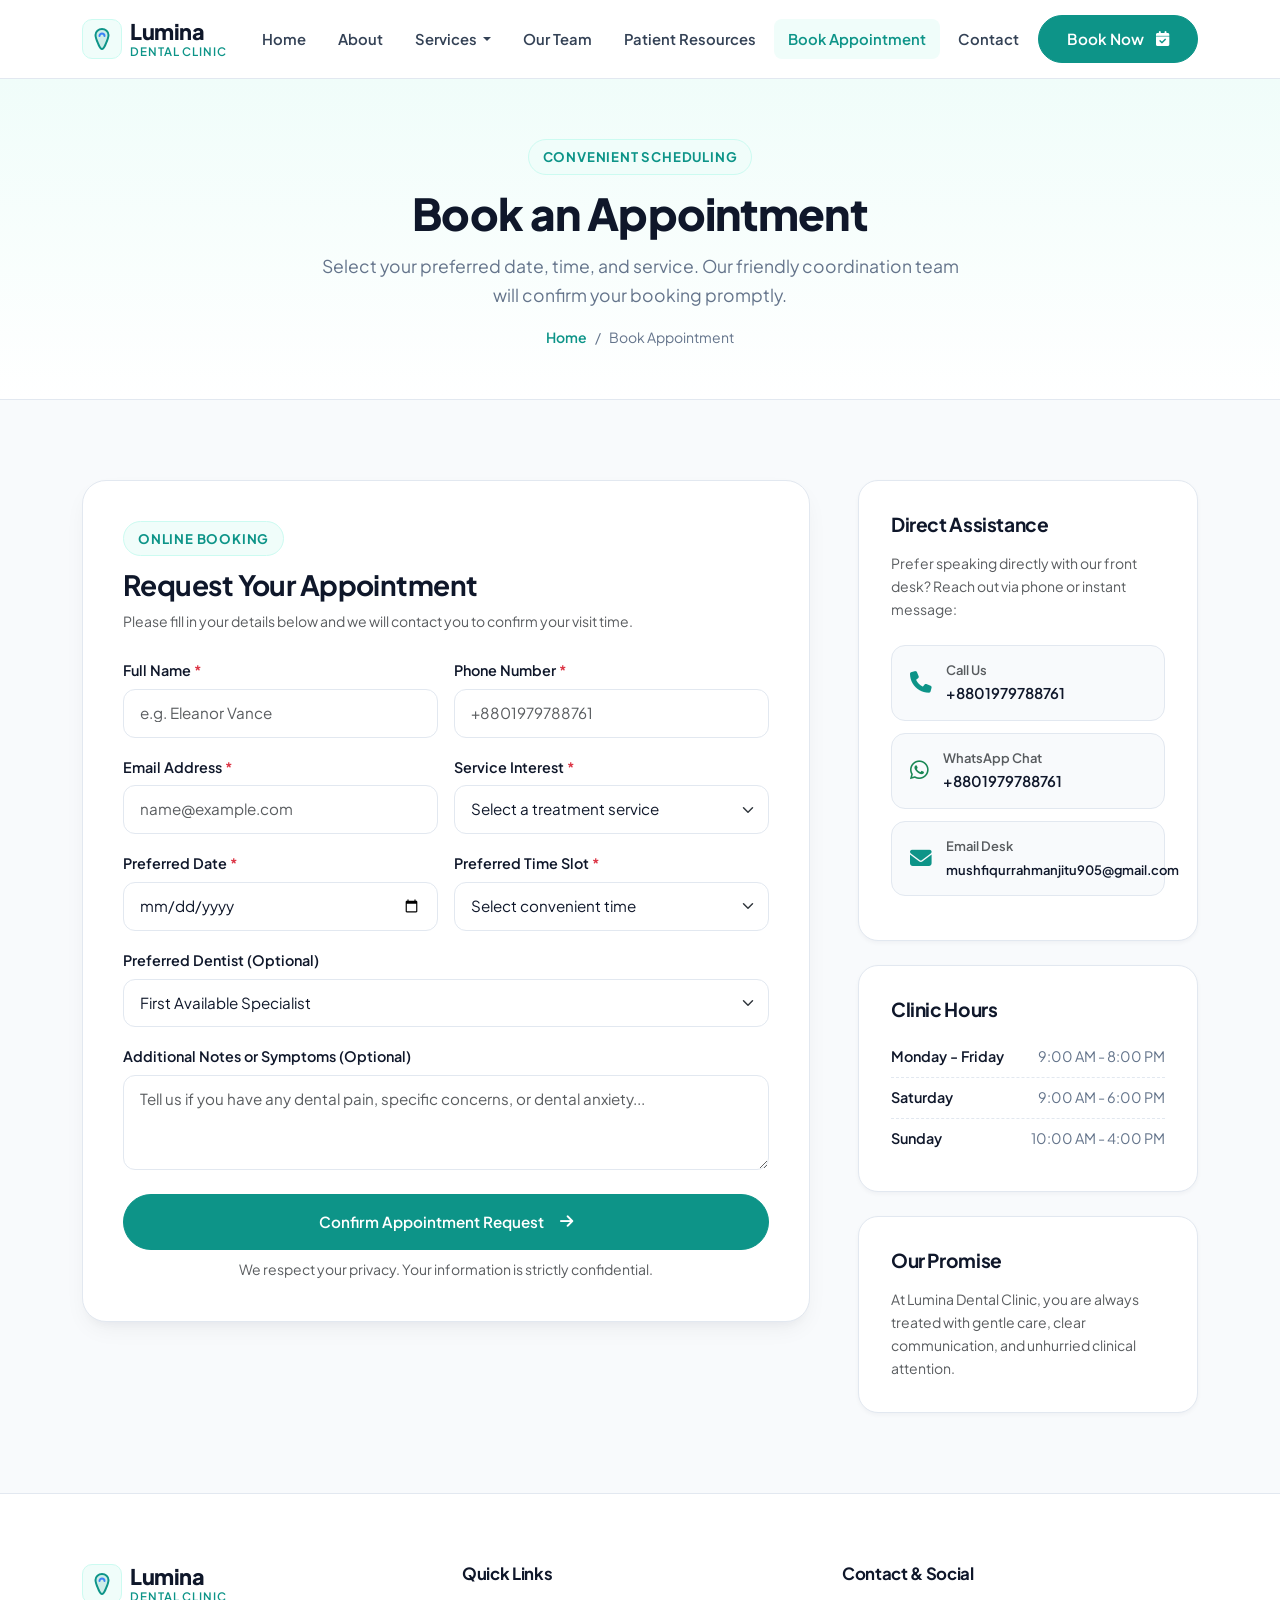
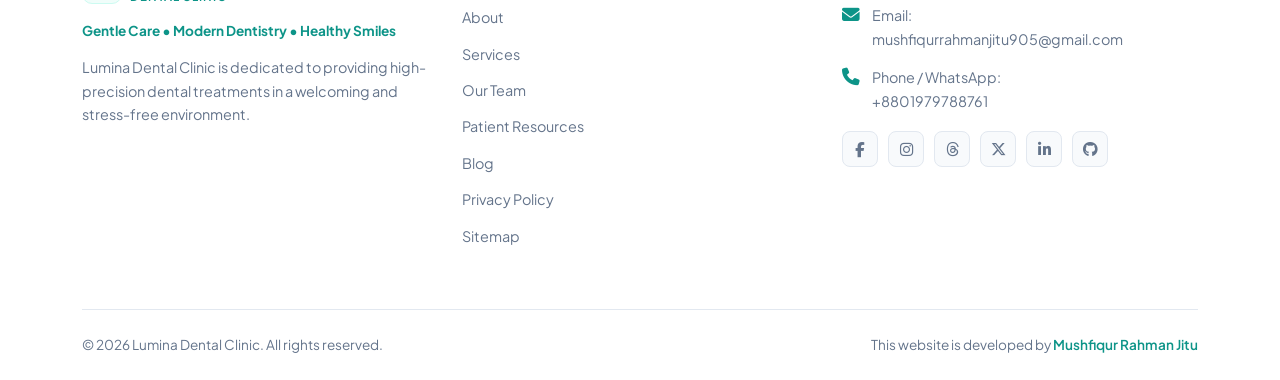
<file: book-appointment.html>
<!DOCTYPE html>
<html lang="en">
<head>
  <meta charset="UTF-8">
  <meta name="viewport" content="width=device-width, initial-scale=1.0">
  <title>Book an Appointment | Lumina Dental Clinic</title>
  <meta name="description" content="Schedule your dental appointment at Lumina Dental Clinic online. Convenient scheduling, gentle care, and specialized dentists for all your oral healthcare needs.">
  <meta name="keywords" content="book dental appointment, dentist appointment, schedule checkup, dental visit booking">

  <link rel="preconnect" href="https://fonts.googleapis.com">
  <link rel="preconnect" href="https://fonts.gstatic.com" crossorigin>
  <link href="https://fonts.googleapis.com/css2?family=Plus+Jakarta+Sans:wght@300;400;500;600;700;800&display=swap" rel="stylesheet">

  <link rel="stylesheet" href="https://cdn.jsdelivr.net/npm/bootstrap@5.3.3/dist/css/bootstrap.min.css">
  <link rel="stylesheet" href="https://cdnjs.cloudflare.com/ajax/libs/font-awesome/6.5.1/css/all.min.css">
  <link rel="stylesheet" href="https://cdn.jsdelivr.net/npm/bootstrap-icons@1.11.3/font/bootstrap-icons.min.css">

  <link rel="stylesheet" href="css/book-appointment.css">
</head>
<body>

  <header class="site-header">
    <div class="container">
      <nav class="navbar navbar-expand-lg navbar-light">
        <a class="navbar-brand d-flex align-items-center gap-2" href="index.html">
          <span class="brand-logo-icon">
            <svg width="24" height="24" viewBox="0 0 24 24" fill="none" xmlns="http://www.w3.org/2000/svg">
              <path d="M12 2C8.5 2 5.5 4.5 5.5 8C5.5 11 7 14 8.5 17.5C9.5 19.8 10.5 22 12 22C13.5 22 14.5 19.8 15.5 17.5C17 14 18.5 11 18.5 8C18.5 4.5 15.5 2 12 2Z" fill="#0D9488" fill-opacity="0.15" stroke="#0D9488" stroke-width="2" stroke-linejoin="round"/>
              <path d="M9.5 9C9.5 7.61929 10.6193 6.5 12 6.5C13.3807 6.5 14.5 7.61929 14.5 9" stroke="#3B82F6" stroke-width="2" stroke-linecap="round"/>
            </svg>
          </span>
          <span class="brand-title">Lumina <span class="brand-subtitle">Dental Clinic</span></span>
        </a>

        <button class="navbar-toggler border-0 shadow-none" type="button" data-bs-toggle="collapse" data-bs-target="#siteNavMenu" aria-controls="siteNavMenu" aria-expanded="false" aria-label="Toggle navigation">
          <i class="fa-solid fa-bars-staggered text-dark fs-4"></i>
        </button>

        <div class="collapse navbar-collapse" id="siteNavMenu">
          <ul class="navbar-nav mx-auto mb-2 mb-lg-0 gap-lg-1">
            <li class="nav-item">
              <a class="nav-link" href="index.html">Home</a>
            </li>
            <li class="nav-item">
              <a class="nav-link" href="about.html">About</a>
            </li>
            <li class="nav-item dropdown">
              <a class="nav-link dropdown-toggle" href="services.html" id="servicesDropdown" role="button" data-bs-toggle="dropdown" aria-expanded="false">
                Services
              </a>
              <ul class="dropdown-menu" aria-labelledby="servicesDropdown">
                <li><a class="dropdown-item" href="services.html"><i class="fa-solid fa-layer-group text-muted"></i> All Services Overview</a></li>
                <li><hr class="dropdown-divider my-1"></li>
                <li><a class="dropdown-item" href="general-dentistry.html"><i class="fa-solid fa-tooth text-teal"></i> General Dentistry</a></li>
                <li><a class="dropdown-item" href="cosmetic-dentistry.html"><i class="fa-solid fa-wand-magic-sparkles text-primary"></i> Cosmetic Dentistry</a></li>
                <li><a class="dropdown-item" href="orthodontics.html"><i class="fa-solid fa-arrows-left-right-to-line text-info"></i> Orthodontics & Alignment</a></li>
                <li><a class="dropdown-item" href="pediatric-dentistry.html"><i class="fa-solid fa-child text-success"></i> Pediatric Dentistry</a></li>
              </ul>
            </li>
            <li class="nav-item">
              <a class="nav-link" href="team.html">Our Team</a>
            </li>
            <li class="nav-item">
              <a class="nav-link" href="patient-resources.html">Patient Resources</a>
            </li>
            <li class="nav-item">
              <a class="nav-link active" href="book-appointment.html">Book Appointment</a>
            </li>
            <li class="nav-item">
              <a class="nav-link" href="contact.html">Contact</a>
            </li>
          </ul>

          <div class="d-flex align-items-center gap-2 mt-3 mt-lg-0">
            <a href="book-appointment.html" class="btn btn-lumina-primary">
              <span>Book Now</span>
              <i class="fa-solid fa-calendar-check ms-1"></i>
            </a>
          </div>
        </div>
      </nav>
    </div>
  </header>

  <main>
    <section class="page-hero">
      <div class="container">
        <span class="section-tag">Convenient Scheduling</span>
        <h1>Book an Appointment</h1>
        <p>
          Select your preferred date, time, and service. Our friendly coordination team will confirm your booking promptly.
        </p>
        <div class="breadcrumb-custom">
          <a href="index.html">Home</a>
          <span>/</span>
          <span>Book Appointment</span>
        </div>
      </div>
    </section>

    <section class="booking-section section-padding">
      <div class="container">
        <div class="row g-5">
          <div class="col-lg-8">
            <div class="booking-form-card">
              <div class="mb-4">
                <span class="section-tag">Online Booking</span>
                <h3 class="fw-bold mb-2">Request Your Appointment</h3>
                <p class="text-muted small">Please fill in your details below and we will contact you to confirm your visit time.</p>
              </div>

              <div id="formFeedback" class="form-alert"></div>

              <form id="appointmentForm">
                <div class="row g-3">
                  <div class="col-md-6">
                    <label for="patientName" class="form-label">Full Name <span class="text-danger">*</span></label>
                    <input type="text" class="form-control" id="patientName" placeholder="e.g. Eleanor Vance" required>
                  </div>

                  <div class="col-md-6">
                    <label for="patientPhone" class="form-label">Phone Number <span class="text-danger">*</span></label>
                    <input type="tel" class="form-control" id="patientPhone" placeholder="+8801979788761" required>
                  </div>

                  <div class="col-md-6">
                    <label for="patientEmail" class="form-label">Email Address <span class="text-danger">*</span></label>
                    <input type="email" class="form-control" id="patientEmail" placeholder="name@example.com" required>
                  </div>

                  <div class="col-md-6">
                    <label for="serviceSelect" class="form-label">Service Interest <span class="text-danger">*</span></label>
                    <select class="form-select" id="serviceSelect" required>
                      <option value="" selected disabled>Select a treatment service</option>
                      <option value="General Dentistry">General Dentistry (Exam / Cleaning / Fillings)</option>
                      <option value="Cosmetic Dentistry">Cosmetic Dentistry (Whitening / Veneers)</option>
                      <option value="Orthodontics">Orthodontics & Clear Aligners</option>
                      <option value="Pediatric Dentistry">Pediatric Dentistry (Children's Care)</option>
                      <option value="Emergency Consultation">Emergency Dental Consultation</option>
                      <option value="General Consultation">General Smile Consultation</option>
                    </select>
                  </div>

                  <div class="col-md-6">
                    <label for="appointmentDate" class="form-label">Preferred Date <span class="text-danger">*</span></label>
                    <input type="date" class="form-control" id="appointmentDate" required>
                  </div>

                  <div class="col-md-6">
                    <label for="appointmentTime" class="form-label">Preferred Time Slot <span class="text-danger">*</span></label>
                    <select class="form-select" id="appointmentTime" required>
                      <option value="" selected disabled>Select convenient time</option>
                      <option value="Morning (9:00 AM - 12:00 PM)">Morning (9:00 AM - 12:00 PM)</option>
                      <option value="Afternoon (12:00 PM - 4:00 PM)">Afternoon (12:00 PM - 4:00 PM)</option>
                      <option value="Evening (4:00 PM - 8:00 PM)">Evening (4:00 PM - 8:00 PM)</option>
                    </select>
                  </div>

                  <div class="col-md-12">
                    <label for="doctorSelect" class="form-label">Preferred Dentist (Optional)</label>
                    <select class="form-select" id="doctorSelect">
                      <option value="First Available Specialist" selected>First Available Specialist</option>
                      <option value="Dr. Sarah Jenkins">Dr. Sarah Jenkins (Prosthodontist)</option>
                      <option value="Dr. Marcus Vance">Dr. Marcus Vance (Orthodontist)</option>
                      <option value="Dr. Elena Rostova">Dr. Elena Rostova (Pediatric Dentist)</option>
                      <option value="Dr. Julian Ramirez">Dr. Julian Ramirez (Oral Surgeon)</option>
                      <option value="Dr. Aisha Patel">Dr. Aisha Patel (Cosmetic Dentist)</option>
                    </select>
                  </div>

                  <div class="col-md-12">
                    <label for="patientMessage" class="form-label">Additional Notes or Symptoms (Optional)</label>
                    <textarea class="form-control" id="patientMessage" rows="3" placeholder="Tell us if you have any dental pain, specific concerns, or dental anxiety..."></textarea>
                  </div>

                  <div class="col-md-12 mt-4">
                    <button type="submit" id="submitBtn" class="btn btn-lumina-primary w-100 justify-content-center py-3">
                      <span>Confirm Appointment Request</span>
                      <i class="fa-solid fa-arrow-right ms-2"></i>
                    </button>
                    <p class="text-muted small text-center mt-2 mb-0">We respect your privacy. Your information is strictly confidential.</p>
                  </div>
                </div>
              </form>
            </div>
          </div>

          <div class="col-lg-4">
            <div class="booking-sidebar-card">
              <h4>Direct Assistance</h4>
              <p class="text-muted small mb-4">Prefer speaking directly with our front desk? Reach out via phone or instant message:</p>
              
              <a href="tel:+8801979788761" class="contact-quick-link">
                <i class="fa-solid fa-phone"></i>
                <div>
                  <small class="text-muted d-block">Call Us</small>
                  <span>+8801979788761</span>
                </div>
              </a>

              <a href="https://wa.me/8801979788761" target="_blank" rel="noopener noreferrer" class="contact-quick-link">
                <i class="fa-brands fa-whatsapp text-success"></i>
                <div>
                  <small class="text-muted d-block">WhatsApp Chat</small>
                  <span>+8801979788761</span>
                </div>
              </a>

              <a href="mailto:mushfiqurrahmanjitu905@gmail.com" class="contact-quick-link">
                <i class="fa-solid fa-envelope"></i>
                <div>
                  <small class="text-muted d-block">Email Desk</small>
                  <span class="small">mushfiqurrahmanjitu905@gmail.com</span>
                </div>
              </a>
            </div>

            <div class="booking-sidebar-card">
              <h4>Clinic Hours</h4>
              <div class="hours-row">
                <span class="hours-day">Monday - Friday</span>
                <span class="hours-time">9:00 AM - 8:00 PM</span>
              </div>
              <div class="hours-row">
                <span class="hours-day">Saturday</span>
                <span class="hours-time">9:00 AM - 6:00 PM</span>
              </div>
              <div class="hours-row">
                <span class="hours-day">Sunday</span>
                <span class="hours-time">10:00 AM - 4:00 PM</span>
              </div>
            </div>

            <div class="booking-sidebar-card mb-0">
              <h4>Our Promise</h4>
              <p class="text-muted small mb-0">
                At Lumina Dental Clinic, you are always treated with gentle care, clear communication, and unhurried clinical attention.
              </p>
            </div>
          </div>
        </div>
      </div>
    </section>
  </main>

  <footer class="site-footer">
    <div class="container">
      <div class="row g-4">
        <div class="col-lg-4">
          <div class="footer-brand">
            <a class="d-flex align-items-center gap-2 text-decoration-none mb-3" href="index.html">
              <span class="brand-logo-icon">
                <svg width="24" height="24" viewBox="0 0 24 24" fill="none" xmlns="http://www.w3.org/2000/svg">
                  <path d="M12 2C8.5 2 5.5 4.5 5.5 8C5.5 11 7 14 8.5 17.5C9.5 19.8 10.5 22 12 22C13.5 22 14.5 19.8 15.5 17.5C17 14 18.5 11 18.5 8C18.5 4.5 15.5 2 12 2Z" fill="#0D9488" fill-opacity="0.15" stroke="#0D9488" stroke-width="2" stroke-linejoin="round"/>
                  <path d="M9.5 9C9.5 7.61929 10.6193 6.5 12 6.5C13.3807 6.5 14.5 7.61929 14.5 9" stroke="#3B82F6" stroke-width="2" stroke-linecap="round"/>
                </svg>
              </span>
              <span class="brand-title">Lumina <span class="brand-subtitle">Dental Clinic</span></span>
            </a>
            <p class="footer-tagline">Gentle Care • Modern Dentistry • Healthy Smiles</p>
            <p class="footer-desc">
              Lumina Dental Clinic is dedicated to providing high-precision dental treatments in a welcoming and stress-free environment.
            </p>
          </div>
        </div>

        <div class="col-sm-6 col-lg-4">
          <h5 class="footer-heading">Quick Links</h5>
          <ul class="footer-links">
            <li><a href="about.html">About</a></li>
            <li><a href="services.html">Services</a></li>
            <li><a href="team.html">Our Team</a></li>
            <li><a href="patient-resources.html">Patient Resources</a></li>
            <li><a href="blog.html">Blog</a></li>
            <li><a href="privacy-policy.html">Privacy Policy</a></li>
            <li><a href="sitemap.html">Sitemap</a></li>
          </ul>
        </div>

        <div class="col-sm-6 col-lg-4">
          <h5 class="footer-heading">Contact & Social</h5>
          <div class="footer-contact-item">
            <i class="fa-solid fa-envelope"></i>
            <div>
              <span>Email:</span><br>
              <a href="mailto:mushfiqurrahmanjitu905@gmail.com">mushfiqurrahmanjitu905@gmail.com</a>
            </div>
          </div>
          <div class="footer-contact-item">
            <i class="fa-solid fa-phone"></i>
            <div>
              <span>Phone / WhatsApp:</span><br>
              <a href="tel:+8801979788761">+8801979788761</a>
            </div>
          </div>
          <div class="social-icons-row">
            <a href="https://www.facebook.com/profile.php?id=61593615472090" target="_blank" rel="noopener noreferrer" class="social-icon-btn" aria-label="Facebook">
              <i class="fa-brands fa-facebook-f"></i>
            </a>
            <a href="https://www.instagram.com/mr.jitu.905/" target="_blank" rel="noopener noreferrer" class="social-icon-btn" aria-label="Instagram">
              <i class="fa-brands fa-instagram"></i>
            </a>
            <a href="https://www.threads.com/@mr.jitu.905" target="_blank" rel="noopener noreferrer" class="social-icon-btn" aria-label="Threads">
              <i class="fa-brands fa-threads"></i>
            </a>
            <a href="https://x.com/mrjitu905" target="_blank" rel="noopener noreferrer" class="social-icon-btn" aria-label="X">
              <i class="fa-brands fa-x-twitter"></i>
            </a>
            <a href="https://www.linkedin.com/in/mrjitu905/" target="_blank" rel="noopener noreferrer" class="social-icon-btn" aria-label="LinkedIn">
              <i class="fa-brands fa-linkedin-in"></i>
            </a>
            <a href="https://github.com/mr-jitu-905" target="_blank" rel="noopener noreferrer" class="social-icon-btn" aria-label="GitHub">
              <i class="fa-brands fa-github"></i>
            </a>
          </div>
        </div>
      </div>

      <div class="footer-bottom">
        <div class="row align-items-center">
          <div class="col-md-6 text-center text-md-start mb-2 mb-md-0">
            <p class="mb-0">© 2026 Lumina Dental Clinic. All rights reserved.</p>
          </div>
          <div class="col-md-6 text-center text-md-end">
            <p class="mb-0">This website is developed by <a href="https://jitu.gitlinkitsolutions.com/" target="_blank" rel="noopener noreferrer">Mushfiqur Rahman Jitu</a></p>
          </div>
        </div>
      </div>
    </div>
  </footer>

  <script src="https://code.jquery.com/jquery-3.7.1.min.js"></script>
  <script src="https://cdn.jsdelivr.net/npm/bootstrap@5.3.3/dist/js/bootstrap.bundle.min.js"></script>
  <script src="js/book-appointment.js"></script>
</body>
</html>
</file>
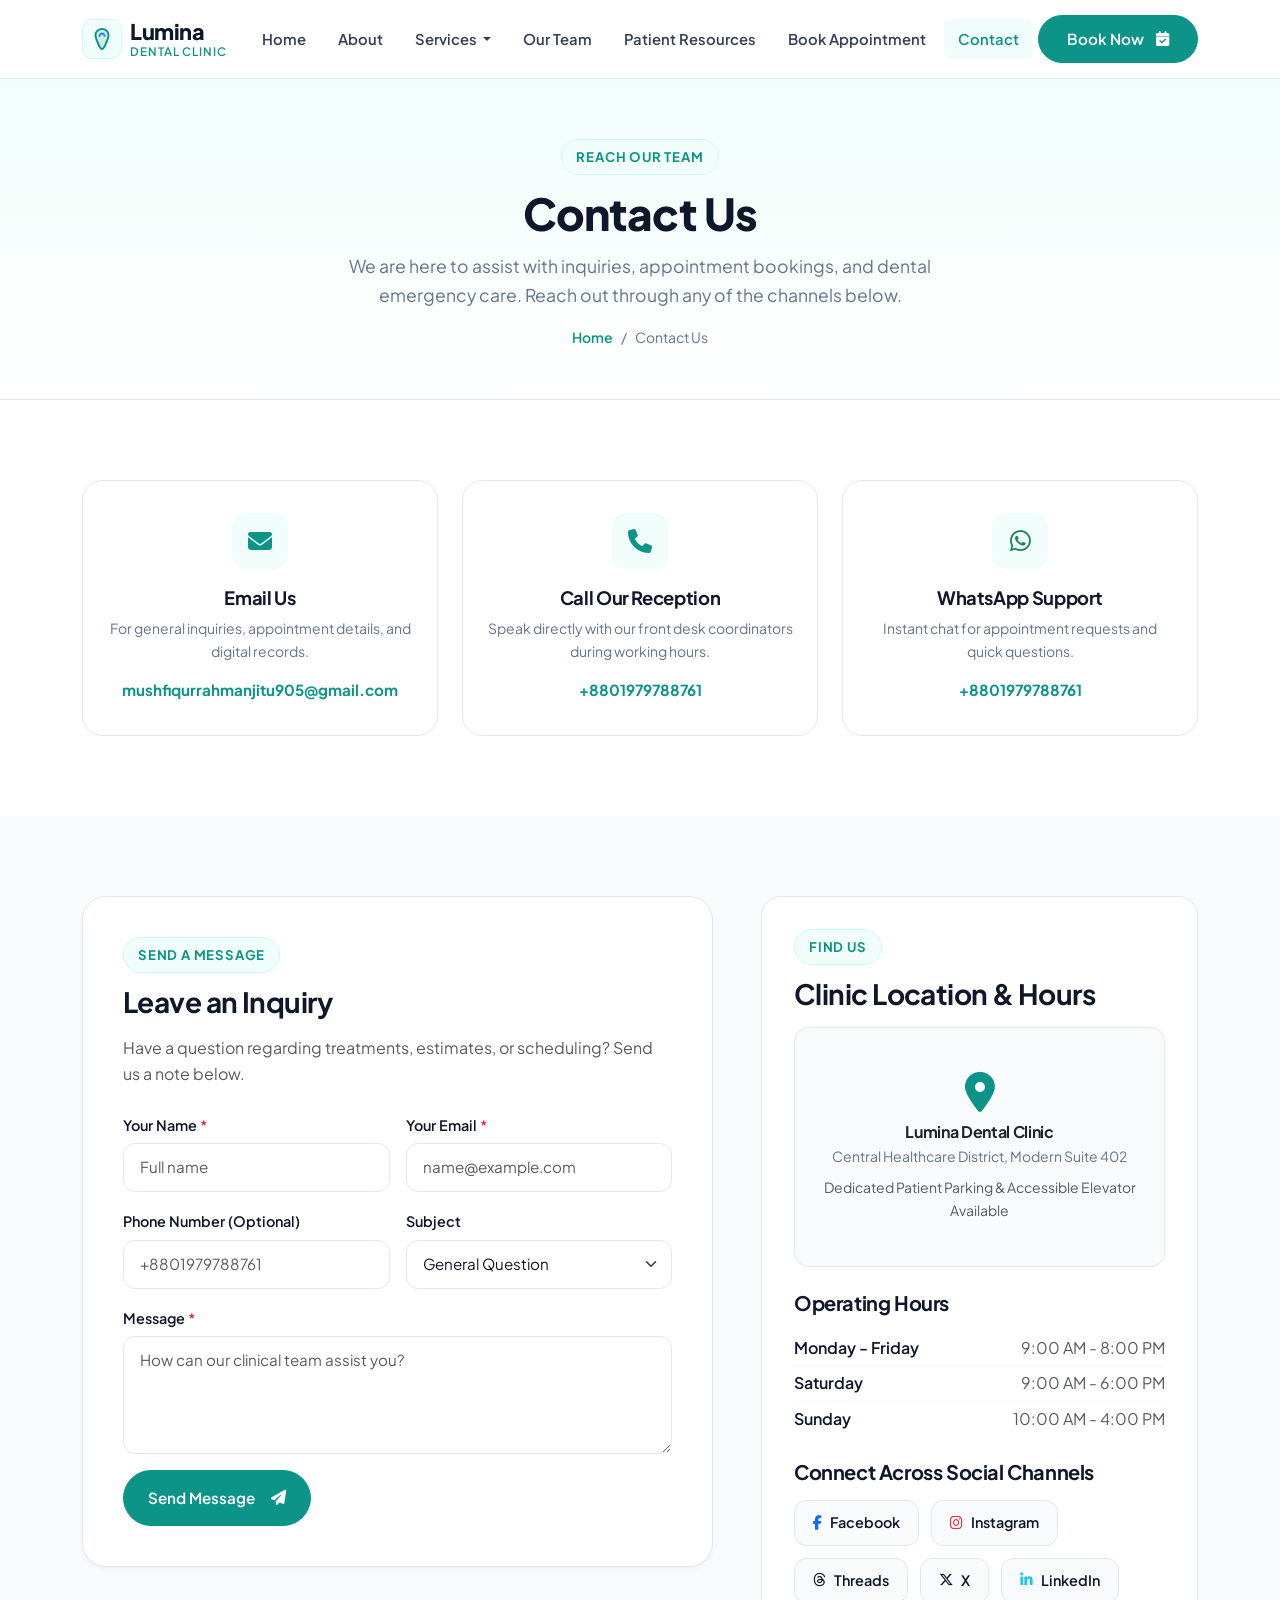
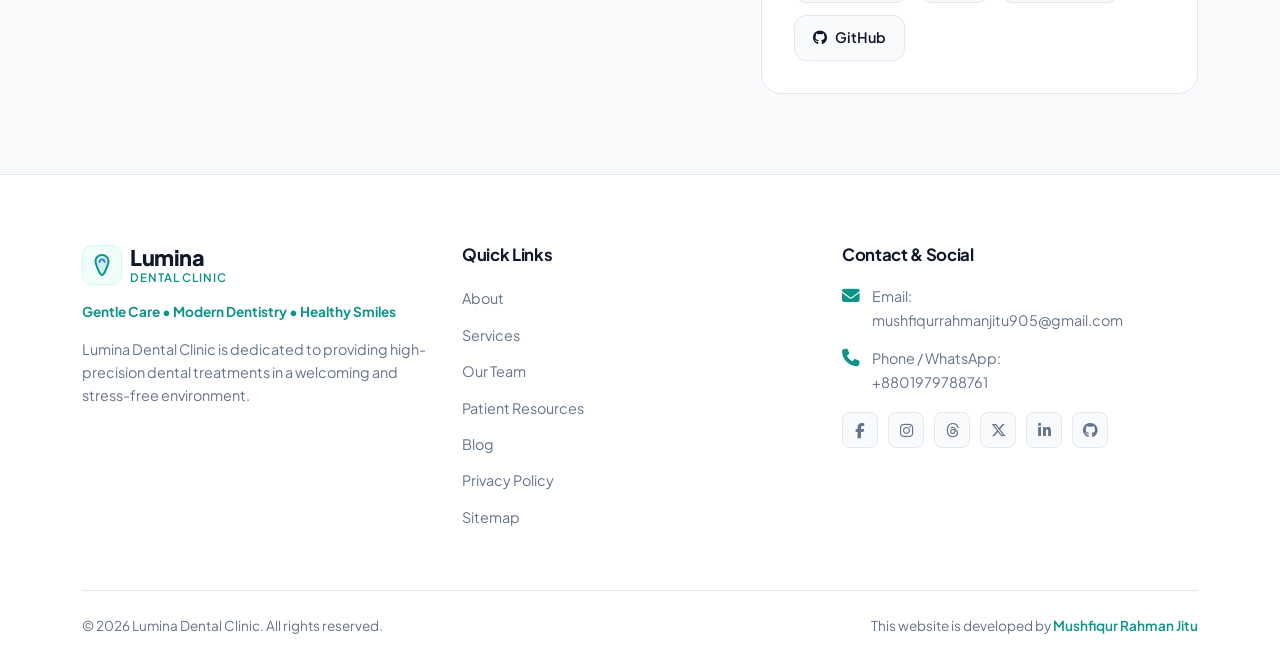
<file: contact.html>
<!DOCTYPE html>
<html lang="en">
<head>
  <meta charset="UTF-8">
  <meta name="viewport" content="width=device-width, initial-scale=1.0">
  <title>Contact Us | Lumina Dental Clinic</title>
  <meta name="description" content="Get in touch with Lumina Dental Clinic. Reach our friendly team via email, phone, or WhatsApp, or submit an inquiry for fast appointment assistance.">
  <meta name="keywords" content="contact lumina dental, dentist phone number, dental clinic email, dental clinic location, dental whatsapp">

  <link rel="preconnect" href="https://fonts.googleapis.com">
  <link rel="preconnect" href="https://fonts.gstatic.com" crossorigin>
  <link href="https://fonts.googleapis.com/css2?family=Plus+Jakarta+Sans:wght@300;400;500;600;700;800&display=swap" rel="stylesheet">

  <link rel="stylesheet" href="https://cdn.jsdelivr.net/npm/bootstrap@5.3.3/dist/css/bootstrap.min.css">
  <link rel="stylesheet" href="https://cdnjs.cloudflare.com/ajax/libs/font-awesome/6.5.1/css/all.min.css">
  <link rel="stylesheet" href="https://cdn.jsdelivr.net/npm/bootstrap-icons@1.11.3/font/bootstrap-icons.min.css">

  <link rel="stylesheet" href="css/contact.css">
</head>
<body>

  <header class="site-header">
    <div class="container">
      <nav class="navbar navbar-expand-lg navbar-light">
        <a class="navbar-brand d-flex align-items-center gap-2" href="index.html">
          <span class="brand-logo-icon">
            <svg width="24" height="24" viewBox="0 0 24 24" fill="none" xmlns="http://www.w3.org/2000/svg">
              <path d="M12 2C8.5 2 5.5 4.5 5.5 8C5.5 11 7 14 8.5 17.5C9.5 19.8 10.5 22 12 22C13.5 22 14.5 19.8 15.5 17.5C17 14 18.5 11 18.5 8C18.5 4.5 15.5 2 12 2Z" fill="#0D9488" fill-opacity="0.15" stroke="#0D9488" stroke-width="2" stroke-linejoin="round"/>
              <path d="M9.5 9C9.5 7.61929 10.6193 6.5 12 6.5C13.3807 6.5 14.5 7.61929 14.5 9" stroke="#3B82F6" stroke-width="2" stroke-linecap="round"/>
            </svg>
          </span>
          <span class="brand-title">Lumina <span class="brand-subtitle">Dental Clinic</span></span>
        </a>

        <button class="navbar-toggler border-0 shadow-none" type="button" data-bs-toggle="collapse" data-bs-target="#siteNavMenu" aria-controls="siteNavMenu" aria-expanded="false" aria-label="Toggle navigation">
          <i class="fa-solid fa-bars-staggered text-dark fs-4"></i>
        </button>

        <div class="collapse navbar-collapse" id="siteNavMenu">
          <ul class="navbar-nav mx-auto mb-2 mb-lg-0 gap-lg-1">
            <li class="nav-item">
              <a class="nav-link" href="index.html">Home</a>
            </li>
            <li class="nav-item">
              <a class="nav-link" href="about.html">About</a>
            </li>
            <li class="nav-item dropdown">
              <a class="nav-link dropdown-toggle" href="services.html" id="servicesDropdown" role="button" data-bs-toggle="dropdown" aria-expanded="false">
                Services
              </a>
              <ul class="dropdown-menu" aria-labelledby="servicesDropdown">
                <li><a class="dropdown-item" href="services.html"><i class="fa-solid fa-layer-group text-muted"></i> All Services Overview</a></li>
                <li><hr class="dropdown-divider my-1"></li>
                <li><a class="dropdown-item" href="general-dentistry.html"><i class="fa-solid fa-tooth text-teal"></i> General Dentistry</a></li>
                <li><a class="dropdown-item" href="cosmetic-dentistry.html"><i class="fa-solid fa-wand-magic-sparkles text-primary"></i> Cosmetic Dentistry</a></li>
                <li><a class="dropdown-item" href="orthodontics.html"><i class="fa-solid fa-arrows-left-right-to-line text-info"></i> Orthodontics & Alignment</a></li>
                <li><a class="dropdown-item" href="pediatric-dentistry.html"><i class="fa-solid fa-child text-success"></i> Pediatric Dentistry</a></li>
              </ul>
            </li>
            <li class="nav-item">
              <a class="nav-link" href="team.html">Our Team</a>
            </li>
            <li class="nav-item">
              <a class="nav-link" href="patient-resources.html">Patient Resources</a>
            </li>
            <li class="nav-item">
              <a class="nav-link" href="book-appointment.html">Book Appointment</a>
            </li>
            <li class="nav-item">
              <a class="nav-link active" href="contact.html">Contact</a>
            </li>
          </ul>

          <div class="d-flex align-items-center gap-2 mt-3 mt-lg-0">
            <a href="book-appointment.html" class="btn btn-lumina-primary">
              <span>Book Now</span>
              <i class="fa-solid fa-calendar-check ms-1"></i>
            </a>
          </div>
        </div>
      </nav>
    </div>
  </header>

  <main>
    <section class="page-hero">
      <div class="container">
        <span class="section-tag">Reach Our Team</span>
        <h1>Contact Us</h1>
        <p>
          We are here to assist with inquiries, appointment bookings, and dental emergency care. Reach out through any of the channels below.
        </p>
        <div class="breadcrumb-custom">
          <a href="index.html">Home</a>
          <span>/</span>
          <span>Contact Us</span>
        </div>
      </div>
    </section>

    <section class="contact-grid-section section-padding">
      <div class="container">
        <div class="row g-4">
          <div class="col-md-4">
            <div class="contact-card">
              <div class="contact-icon-wrap">
                <i class="fa-solid fa-envelope"></i>
              </div>
              <h4>Email Us</h4>
              <p>For general inquiries, appointment details, and digital records.</p>
              <a href="mailto:mushfiqurrahmanjitu905@gmail.com" class="contact-link">mushfiqurrahmanjitu905@gmail.com</a>
            </div>
          </div>

          <div class="col-md-4">
            <div class="contact-card">
              <div class="contact-icon-wrap">
                <i class="fa-solid fa-phone"></i>
              </div>
              <h4>Call Our Reception</h4>
              <p>Speak directly with our front desk coordinators during working hours.</p>
              <a href="tel:+8801979788761" class="contact-link">+8801979788761</a>
            </div>
          </div>

          <div class="col-md-4">
            <div class="contact-card">
              <div class="contact-icon-wrap">
                <i class="fa-brands fa-whatsapp text-success"></i>
              </div>
              <h4>WhatsApp Support</h4>
              <p>Instant chat for appointment requests and quick questions.</p>
              <a href="https://wa.me/8801979788761" target="_blank" rel="noopener noreferrer" class="contact-link">+8801979788761</a>
            </div>
          </div>
        </div>
      </div>
    </section>

    <section class="contact-form-section section-padding">
      <div class="container">
        <div class="row g-5">
          <div class="col-lg-7">
            <div class="contact-form-box">
              <span class="section-tag">Send a Message</span>
              <h3 class="fw-bold mb-3">Leave an Inquiry</h3>
              <p class="text-muted mb-4">Have a question regarding treatments, estimates, or scheduling? Send us a note below.</p>

              <div id="contactAlert" class="form-alert"></div>

              <form id="contactForm">
                <div class="row g-3">
                  <div class="col-md-6">
                    <label for="contactName" class="form-label">Your Name <span class="text-danger">*</span></label>
                    <input type="text" class="form-control" id="contactName" placeholder="Full name" required>
                  </div>

                  <div class="col-md-6">
                    <label for="contactEmail" class="form-label">Your Email <span class="text-danger">*</span></label>
                    <input type="email" class="form-control" id="contactEmail" placeholder="name@example.com" required>
                  </div>

                  <div class="col-md-6">
                    <label for="contactPhone" class="form-label">Phone Number (Optional)</label>
                    <input type="tel" class="form-control" id="contactPhone" placeholder="+8801979788761">
                  </div>

                  <div class="col-md-6">
                    <label for="contactSubject" class="form-label">Subject</label>
                    <select class="form-select" id="contactSubject">
                      <option value="General Question" selected>General Question</option>
                      <option value="Treatment Information">Treatment Information</option>
                      <option value="Billing & Insurance">Billing & Insurance</option>
                      <option value="Feedback">Feedback</option>
                    </select>
                  </div>

                  <div class="col-md-12">
                    <label for="contactMessage" class="form-label">Message <span class="text-danger">*</span></label>
                    <textarea class="form-control" id="contactMessage" rows="4" placeholder="How can our clinical team assist you?" required></textarea>
                  </div>

                  <div class="col-md-12 mt-3">
                    <button type="submit" id="contactSubmitBtn" class="btn btn-lumina-primary px-4 py-3">
                      <span>Send Message</span>
                      <i class="fa-solid fa-paper-plane ms-2"></i>
                    </button>
                  </div>
                </div>
              </form>
            </div>
          </div>

          <div class="col-lg-5">
            <div class="location-card">
              <span class="section-tag">Find Us</span>
              <h3 class="fw-bold mb-3">Clinic Location & Hours</h3>
              
              <div class="map-placeholder">
                <i class="fa-solid fa-location-dot"></i>
                <h6 class="fw-bold text-dark mb-1">Lumina Dental Clinic</h6>
                <p class="small mb-0">Central Healthcare District, Modern Suite 402</p>
                <small class="text-muted mt-2">Dedicated Patient Parking & Accessible Elevator Available</small>
              </div>

              <h5 class="fw-bold mb-3">Operating Hours</h5>
              <div class="d-flex justify-content-between py-1 border-bottom border-light">
                <span class="fw-semibold">Monday - Friday</span>
                <span class="text-muted">9:00 AM - 8:00 PM</span>
              </div>
              <div class="d-flex justify-content-between py-1 border-bottom border-light">
                <span class="fw-semibold">Saturday</span>
                <span class="text-muted">9:00 AM - 6:00 PM</span>
              </div>
              <div class="d-flex justify-content-between py-1 mb-4">
                <span class="fw-semibold">Sunday</span>
                <span class="text-muted">10:00 AM - 4:00 PM</span>
              </div>

              <h5 class="fw-bold mb-2">Connect Across Social Channels</h5>
              <div class="social-links-panel">
                <a href="https://www.facebook.com/profile.php?id=61593615472090" target="_blank" rel="noopener noreferrer" class="social-btn-large">
                  <i class="fa-brands fa-facebook-f text-primary"></i> Facebook
                </a>
                <a href="https://www.instagram.com/mr.jitu.905/" target="_blank" rel="noopener noreferrer" class="social-btn-large">
                  <i class="fa-brands fa-instagram text-danger"></i> Instagram
                </a>
                <a href="https://www.threads.com/@mr.jitu.905" target="_blank" rel="noopener noreferrer" class="social-btn-large">
                  <i class="fa-brands fa-threads"></i> Threads
                </a>
                <a href="https://x.com/mrjitu905" target="_blank" rel="noopener noreferrer" class="social-btn-large">
                  <i class="fa-brands fa-x-twitter"></i> X
                </a>
                <a href="https://www.linkedin.com/in/mrjitu905/" target="_blank" rel="noopener noreferrer" class="social-btn-large">
                  <i class="fa-brands fa-linkedin-in text-info"></i> LinkedIn
                </a>
                <a href="https://github.com/mr-jitu-905" target="_blank" rel="noopener noreferrer" class="social-btn-large">
                  <i class="fa-brands fa-github"></i> GitHub
                </a>
              </div>
            </div>
          </div>
        </div>
      </div>
    </section>
  </main>

  <footer class="site-footer">
    <div class="container">
      <div class="row g-4">
        <div class="col-lg-4">
          <div class="footer-brand">
            <a class="d-flex align-items-center gap-2 text-decoration-none mb-3" href="index.html">
              <span class="brand-logo-icon">
                <svg width="24" height="24" viewBox="0 0 24 24" fill="none" xmlns="http://www.w3.org/2000/svg">
                  <path d="M12 2C8.5 2 5.5 4.5 5.5 8C5.5 11 7 14 8.5 17.5C9.5 19.8 10.5 22 12 22C13.5 22 14.5 19.8 15.5 17.5C17 14 18.5 11 18.5 8C18.5 4.5 15.5 2 12 2Z" fill="#0D9488" fill-opacity="0.15" stroke="#0D9488" stroke-width="2" stroke-linejoin="round"/>
                  <path d="M9.5 9C9.5 7.61929 10.6193 6.5 12 6.5C13.3807 6.5 14.5 7.61929 14.5 9" stroke="#3B82F6" stroke-width="2" stroke-linecap="round"/>
                </svg>
              </span>
              <span class="brand-title">Lumina <span class="brand-subtitle">Dental Clinic</span></span>
            </a>
            <p class="footer-tagline">Gentle Care • Modern Dentistry • Healthy Smiles</p>
            <p class="footer-desc">
              Lumina Dental Clinic is dedicated to providing high-precision dental treatments in a welcoming and stress-free environment.
            </p>
          </div>
        </div>

        <div class="col-sm-6 col-lg-4">
          <h5 class="footer-heading">Quick Links</h5>
          <ul class="footer-links">
            <li><a href="about.html">About</a></li>
            <li><a href="services.html">Services</a></li>
            <li><a href="team.html">Our Team</a></li>
            <li><a href="patient-resources.html">Patient Resources</a></li>
            <li><a href="blog.html">Blog</a></li>
            <li><a href="privacy-policy.html">Privacy Policy</a></li>
            <li><a href="sitemap.html">Sitemap</a></li>
          </ul>
        </div>

        <div class="col-sm-6 col-lg-4">
          <h5 class="footer-heading">Contact & Social</h5>
          <div class="footer-contact-item">
            <i class="fa-solid fa-envelope"></i>
            <div>
              <span>Email:</span><br>
              <a href="mailto:mushfiqurrahmanjitu905@gmail.com">mushfiqurrahmanjitu905@gmail.com</a>
            </div>
          </div>
          <div class="footer-contact-item">
            <i class="fa-solid fa-phone"></i>
            <div>
              <span>Phone / WhatsApp:</span><br>
              <a href="tel:+8801979788761">+8801979788761</a>
            </div>
          </div>
          <div class="social-icons-row">
            <a href="https://www.facebook.com/profile.php?id=61593615472090" target="_blank" rel="noopener noreferrer" class="social-icon-btn" aria-label="Facebook">
              <i class="fa-brands fa-facebook-f"></i>
            </a>
            <a href="https://www.instagram.com/mr.jitu.905/" target="_blank" rel="noopener noreferrer" class="social-icon-btn" aria-label="Instagram">
              <i class="fa-brands fa-instagram"></i>
            </a>
            <a href="https://www.threads.com/@mr.jitu.905" target="_blank" rel="noopener noreferrer" class="social-icon-btn" aria-label="Threads">
              <i class="fa-brands fa-threads"></i>
            </a>
            <a href="https://x.com/mrjitu905" target="_blank" rel="noopener noreferrer" class="social-icon-btn" aria-label="X">
              <i class="fa-brands fa-x-twitter"></i>
            </a>
            <a href="https://www.linkedin.com/in/mrjitu905/" target="_blank" rel="noopener noreferrer" class="social-icon-btn" aria-label="LinkedIn">
              <i class="fa-brands fa-linkedin-in"></i>
            </a>
            <a href="https://github.com/mr-jitu-905" target="_blank" rel="noopener noreferrer" class="social-icon-btn" aria-label="GitHub">
              <i class="fa-brands fa-github"></i>
            </a>
          </div>
        </div>
      </div>

      <div class="footer-bottom">
        <div class="row align-items-center">
          <div class="col-md-6 text-center text-md-start mb-2 mb-md-0">
            <p class="mb-0">© 2026 Lumina Dental Clinic. All rights reserved.</p>
          </div>
          <div class="col-md-6 text-center text-md-end">
            <p class="mb-0">This website is developed by <a href="https://jitu.gitlinkitsolutions.com/" target="_blank" rel="noopener noreferrer">Mushfiqur Rahman Jitu</a></p>
          </div>
        </div>
      </div>
    </div>
  </footer>

  <script src="https://code.jquery.com/jquery-3.7.1.min.js"></script>
  <script src="https://cdn.jsdelivr.net/npm/bootstrap@5.3.3/dist/js/bootstrap.bundle.min.js"></script>
  <script src="js/contact.js"></script>
</body>
</html>
</file>
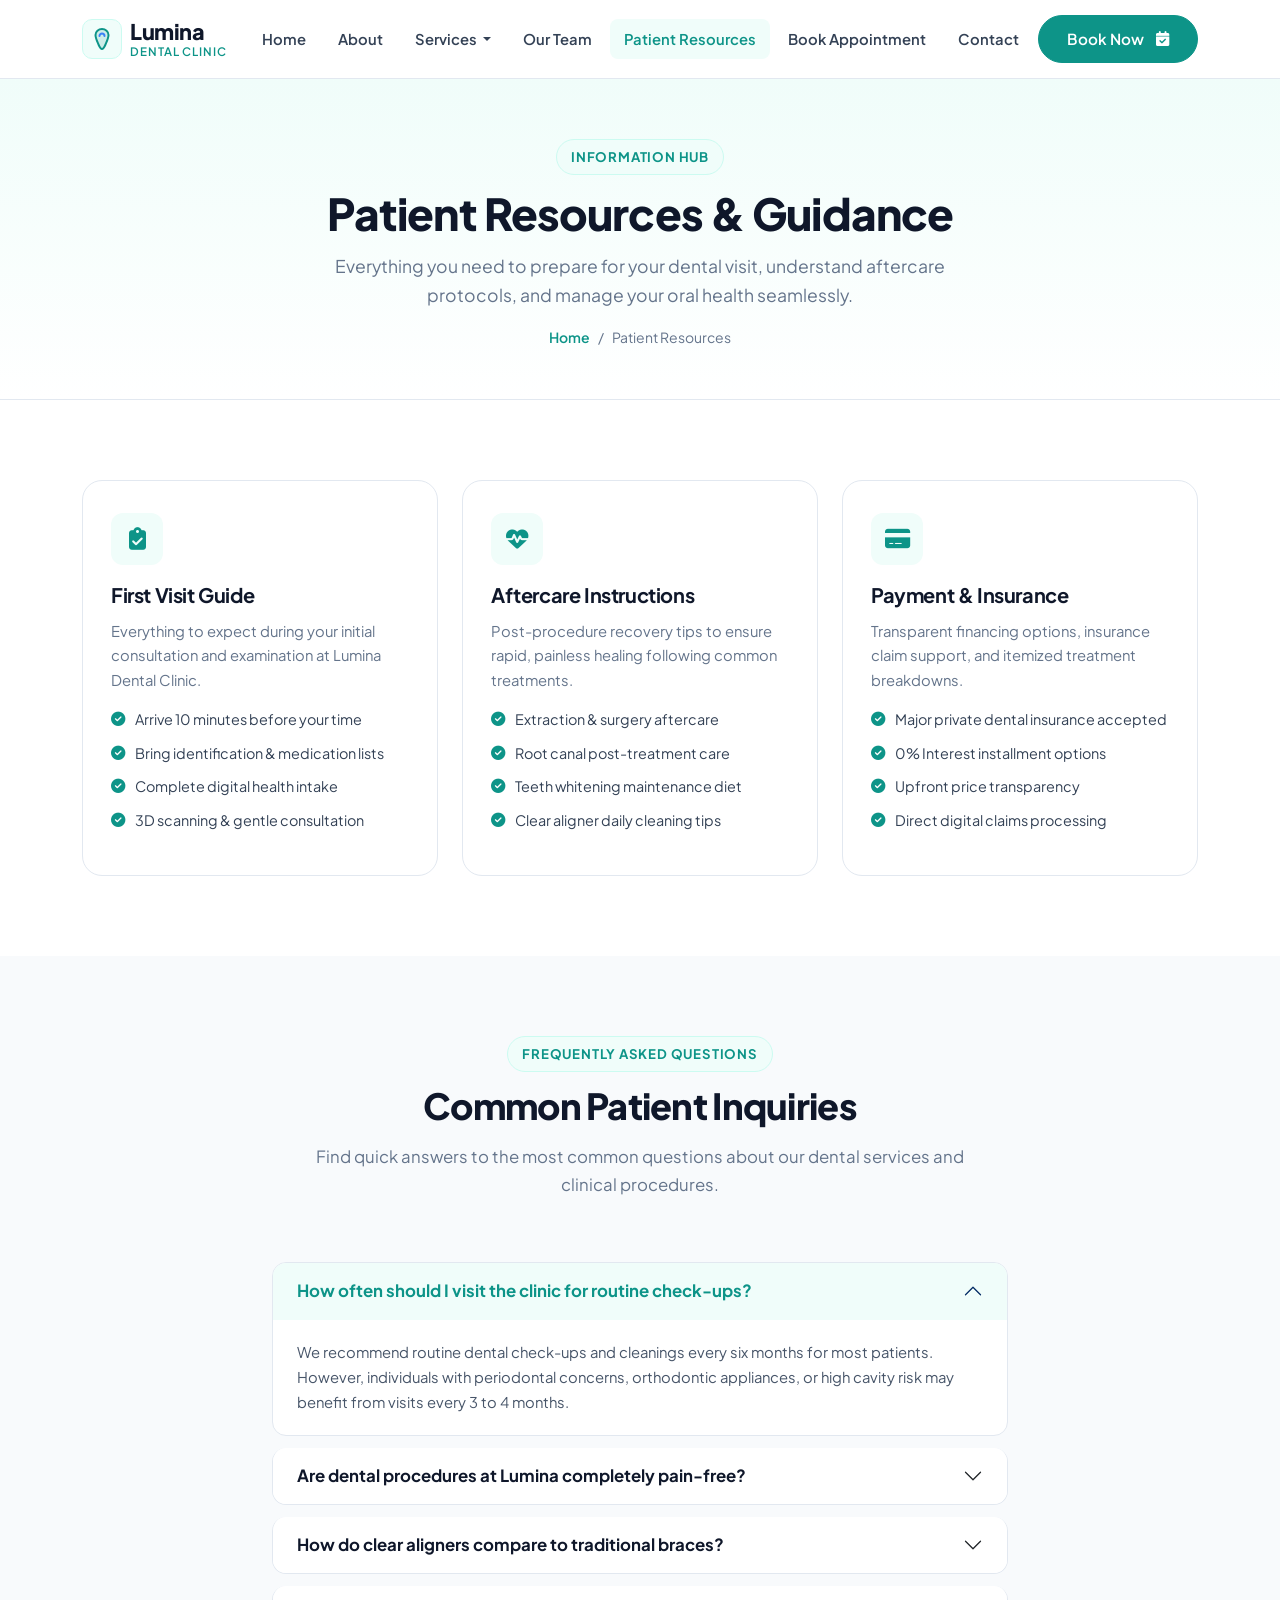
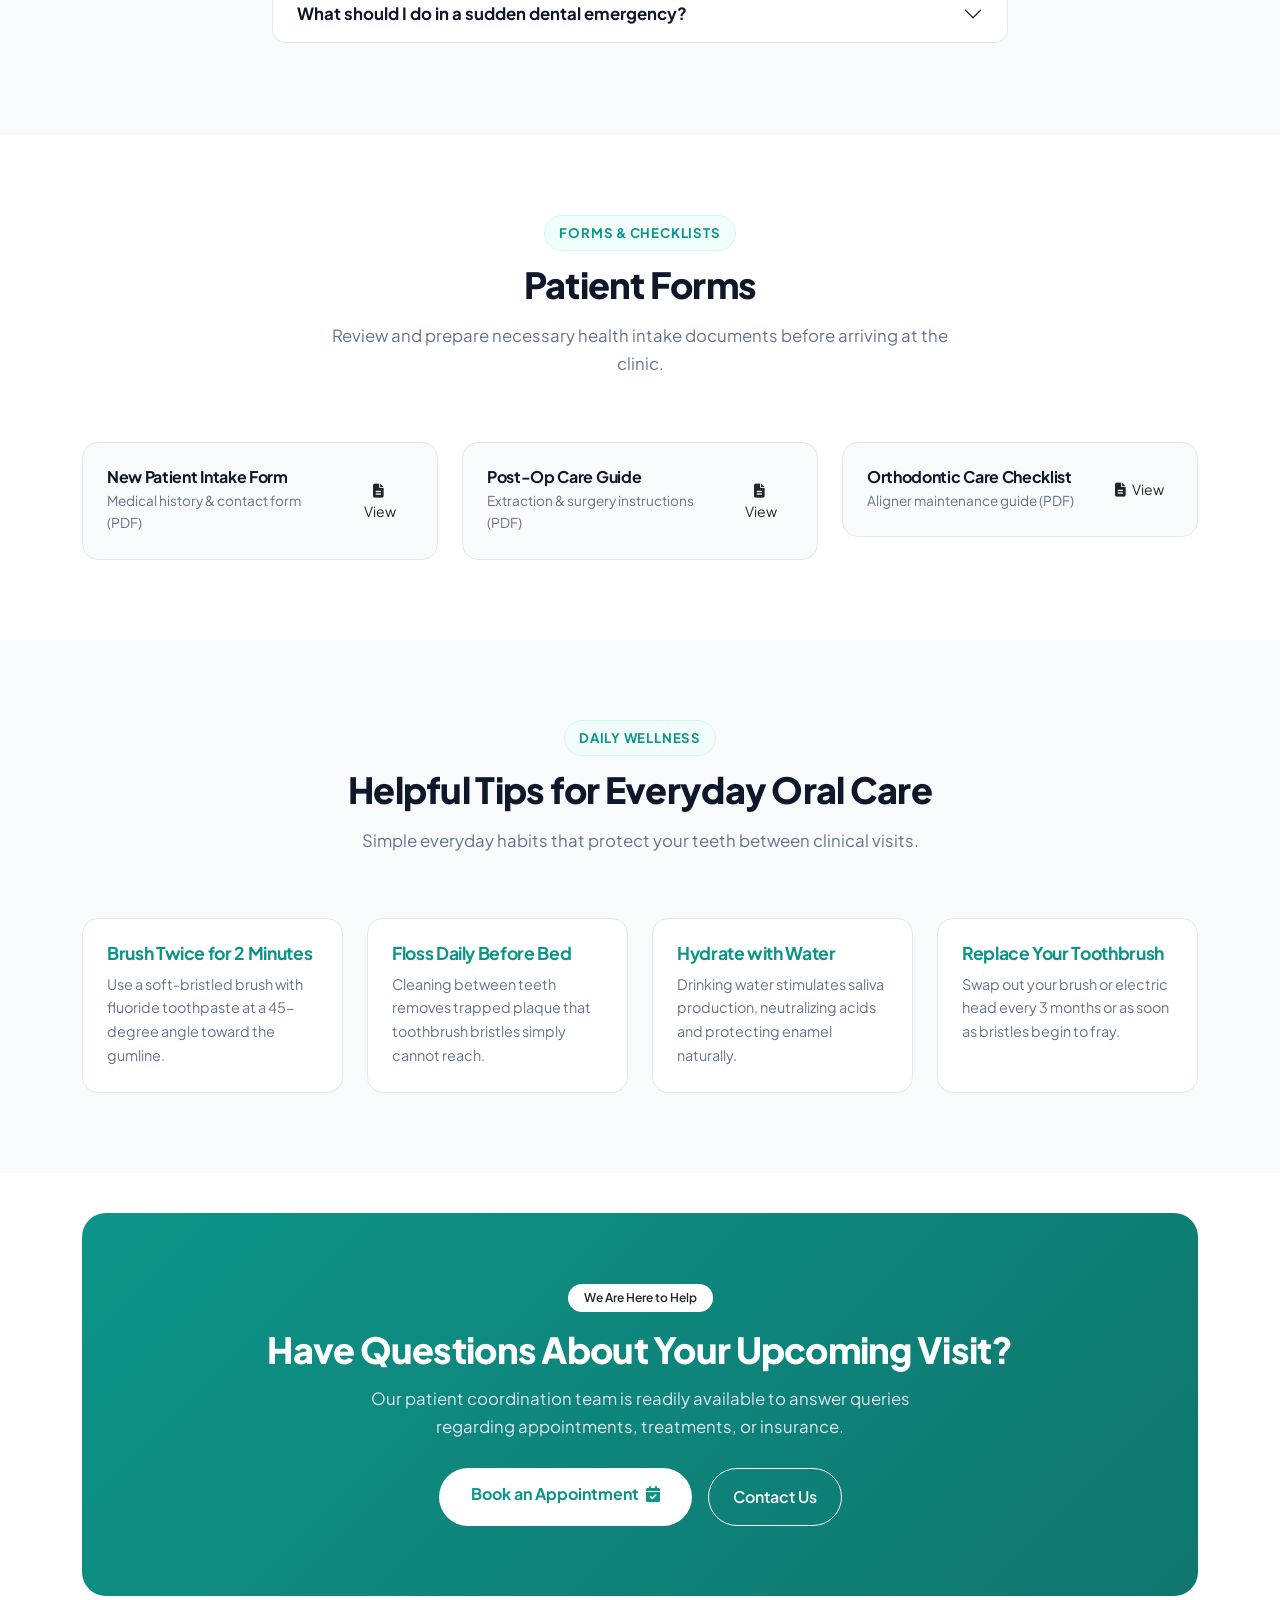
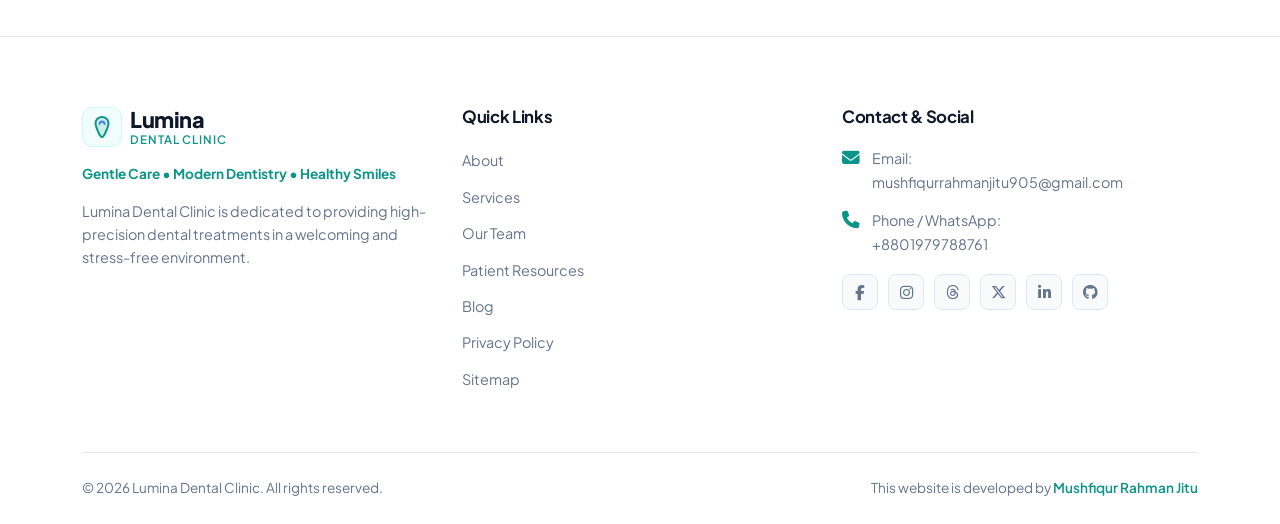
<file: patient-resources.html>
<!DOCTYPE html>
<html lang="en">
<head>
  <meta charset="UTF-8">
  <meta name="viewport" content="width=device-width, initial-scale=1.0">
  <title>Patient Resources | Lumina Dental Clinic</title>
  <meta name="description" content="Helpful patient guides, post-operative aftercare instructions, insurance and payment details, FAQs, and downloadable forms for Lumina Dental Clinic.">
  <meta name="keywords" content="patient resources, dental aftercare, first dental visit guide, dental insurance, patient forms, dental FAQs">

  <link rel="preconnect" href="https://fonts.googleapis.com">
  <link rel="preconnect" href="https://fonts.gstatic.com" crossorigin>
  <link href="https://fonts.googleapis.com/css2?family=Plus+Jakarta+Sans:wght@300;400;500;600;700;800&display=swap" rel="stylesheet">

  <link rel="stylesheet" href="https://cdn.jsdelivr.net/npm/bootstrap@5.3.3/dist/css/bootstrap.min.css">
  <link rel="stylesheet" href="https://cdnjs.cloudflare.com/ajax/libs/font-awesome/6.5.1/css/all.min.css">
  <link rel="stylesheet" href="https://cdn.jsdelivr.net/npm/bootstrap-icons@1.11.3/font/bootstrap-icons.min.css">

  <link rel="stylesheet" href="css/patient-resources.css">
</head>
<body>

  <header class="site-header">
    <div class="container">
      <nav class="navbar navbar-expand-lg navbar-light">
        <a class="navbar-brand d-flex align-items-center gap-2" href="index.html">
          <span class="brand-logo-icon">
            <svg width="24" height="24" viewBox="0 0 24 24" fill="none" xmlns="http://www.w3.org/2000/svg">
              <path d="M12 2C8.5 2 5.5 4.5 5.5 8C5.5 11 7 14 8.5 17.5C9.5 19.8 10.5 22 12 22C13.5 22 14.5 19.8 15.5 17.5C17 14 18.5 11 18.5 8C18.5 4.5 15.5 2 12 2Z" fill="#0D9488" fill-opacity="0.15" stroke="#0D9488" stroke-width="2" stroke-linejoin="round"/>
              <path d="M9.5 9C9.5 7.61929 10.6193 6.5 12 6.5C13.3807 6.5 14.5 7.61929 14.5 9" stroke="#3B82F6" stroke-width="2" stroke-linecap="round"/>
            </svg>
          </span>
          <span class="brand-title">Lumina <span class="brand-subtitle">Dental Clinic</span></span>
        </a>

        <button class="navbar-toggler border-0 shadow-none" type="button" data-bs-toggle="collapse" data-bs-target="#siteNavMenu" aria-controls="siteNavMenu" aria-expanded="false" aria-label="Toggle navigation">
          <i class="fa-solid fa-bars-staggered text-dark fs-4"></i>
        </button>

        <div class="collapse navbar-collapse" id="siteNavMenu">
          <ul class="navbar-nav mx-auto mb-2 mb-lg-0 gap-lg-1">
            <li class="nav-item">
              <a class="nav-link" href="index.html">Home</a>
            </li>
            <li class="nav-item">
              <a class="nav-link" href="about.html">About</a>
            </li>
            <li class="nav-item dropdown">
              <a class="nav-link dropdown-toggle" href="services.html" id="servicesDropdown" role="button" data-bs-toggle="dropdown" aria-expanded="false">
                Services
              </a>
              <ul class="dropdown-menu" aria-labelledby="servicesDropdown">
                <li><a class="dropdown-item" href="services.html"><i class="fa-solid fa-layer-group text-muted"></i> All Services Overview</a></li>
                <li><hr class="dropdown-divider my-1"></li>
                <li><a class="dropdown-item" href="general-dentistry.html"><i class="fa-solid fa-tooth text-teal"></i> General Dentistry</a></li>
                <li><a class="dropdown-item" href="cosmetic-dentistry.html"><i class="fa-solid fa-wand-magic-sparkles text-primary"></i> Cosmetic Dentistry</a></li>
                <li><a class="dropdown-item" href="orthodontics.html"><i class="fa-solid fa-arrows-left-right-to-line text-info"></i> Orthodontics & Alignment</a></li>
                <li><a class="dropdown-item" href="pediatric-dentistry.html"><i class="fa-solid fa-child text-success"></i> Pediatric Dentistry</a></li>
              </ul>
            </li>
            <li class="nav-item">
              <a class="nav-link" href="team.html">Our Team</a>
            </li>
            <li class="nav-item">
              <a class="nav-link active" href="patient-resources.html">Patient Resources</a>
            </li>
            <li class="nav-item">
              <a class="nav-link" href="book-appointment.html">Book Appointment</a>
            </li>
            <li class="nav-item">
              <a class="nav-link" href="contact.html">Contact</a>
            </li>
          </ul>

          <div class="d-flex align-items-center gap-2 mt-3 mt-lg-0">
            <a href="book-appointment.html" class="btn btn-lumina-primary">
              <span>Book Now</span>
              <i class="fa-solid fa-calendar-check ms-1"></i>
            </a>
          </div>
        </div>
      </nav>
    </div>
  </header>

  <main>
    <section class="page-hero">
      <div class="container">
        <span class="section-tag">Information Hub</span>
        <h1>Patient Resources & Guidance</h1>
        <p>
          Everything you need to prepare for your dental visit, understand aftercare protocols, and manage your oral health seamlessly.
        </p>
        <div class="breadcrumb-custom">
          <a href="index.html">Home</a>
          <span>/</span>
          <span>Patient Resources</span>
        </div>
      </div>
    </section>

    <section class="resources-section section-padding">
      <div class="container">
        <div class="row g-4">
          <div class="col-md-6 col-lg-4">
            <div class="resource-card">
              <div class="resource-icon">
                <i class="fa-solid fa-clipboard-check"></i>
              </div>
              <h3>First Visit Guide</h3>
              <p>Everything to expect during your initial consultation and examination at Lumina Dental Clinic.</p>
              <ul class="resource-list">
                <li><i class="fa-solid fa-circle-check"></i> Arrive 10 minutes before your time</li>
                <li><i class="fa-solid fa-circle-check"></i> Bring identification & medication lists</li>
                <li><i class="fa-solid fa-circle-check"></i> Complete digital health intake</li>
                <li><i class="fa-solid fa-circle-check"></i> 3D scanning & gentle consultation</li>
              </ul>
            </div>
          </div>

          <div class="col-md-6 col-lg-4">
            <div class="resource-card">
              <div class="resource-icon">
                <i class="fa-solid fa-heart-pulse"></i>
              </div>
              <h3>Aftercare Instructions</h3>
              <p>Post-procedure recovery tips to ensure rapid, painless healing following common treatments.</p>
              <ul class="resource-list">
                <li><i class="fa-solid fa-circle-check"></i> Extraction & surgery aftercare</li>
                <li><i class="fa-solid fa-circle-check"></i> Root canal post-treatment care</li>
                <li><i class="fa-solid fa-circle-check"></i> Teeth whitening maintenance diet</li>
                <li><i class="fa-solid fa-circle-check"></i> Clear aligner daily cleaning tips</li>
              </ul>
            </div>
          </div>

          <div class="col-md-6 col-lg-4">
            <div class="resource-card">
              <div class="resource-icon">
                <i class="fa-solid fa-credit-card"></i>
              </div>
              <h3>Payment & Insurance</h3>
              <p>Transparent financing options, insurance claim support, and itemized treatment breakdowns.</p>
              <ul class="resource-list">
                <li><i class="fa-solid fa-circle-check"></i> Major private dental insurance accepted</li>
                <li><i class="fa-solid fa-circle-check"></i> 0% Interest installment options</li>
                <li><i class="fa-solid fa-circle-check"></i> Upfront price transparency</li>
                <li><i class="fa-solid fa-circle-check"></i> Direct digital claims processing</li>
              </ul>
            </div>
          </div>
        </div>
      </div>
    </section>

    <section class="faq-section section-padding">
      <div class="container">
        <div class="row align-items-center mb-5">
          <div class="col-lg-8 mx-auto text-center">
            <span class="section-tag">Frequently Asked Questions</span>
            <h2 class="section-title">Common Patient Inquiries</h2>
            <p class="section-subtitle mx-auto">
              Find quick answers to the most common questions about our dental services and clinical procedures.
            </p>
          </div>
        </div>

        <div class="row">
          <div class="col-lg-8 mx-auto">
            <div class="accordion" id="luminaFaqAccordion">
              <div class="accordion-item">
                <h2 class="accordion-header" id="faqOneHeader">
                  <button class="accordion-button" type="button" data-bs-toggle="collapse" data-bs-target="#faqOne" aria-expanded="true" aria-controls="faqOne">
                    How often should I visit the clinic for routine check-ups?
                  </button>
                </h2>
                <div id="faqOne" class="accordion-collapse collapse show" aria-labelledby="faqOneHeader" data-bs-parent="#luminaFaqAccordion">
                  <div class="accordion-body">
                    We recommend routine dental check-ups and cleanings every six months for most patients. However, individuals with periodontal concerns, orthodontic appliances, or high cavity risk may benefit from visits every 3 to 4 months.
                  </div>
                </div>
              </div>

              <div class="accordion-item">
                <h2 class="accordion-header" id="faqTwoHeader">
                  <button class="accordion-button collapsed" type="button" data-bs-toggle="collapse" data-bs-target="#faqTwo" aria-expanded="false" aria-controls="faqTwo">
                    Are dental procedures at Lumina completely pain-free?
                  </button>
                </h2>
                <div id="faqTwo" class="accordion-collapse collapse" aria-labelledby="faqTwoHeader" data-bs-parent="#luminaFaqAccordion">
                  <div class="accordion-body">
                    Yes, patient comfort is our highest priority. We utilize computer-guided micro-anesthesia, topical numbing gels, and calming suite amenities to ensure all procedures from fillings to root canals are painless and relaxing.
                  </div>
                </div>
              </div>

              <div class="accordion-item">
                <h2 class="accordion-header" id="faqThreeHeader">
                  <button class="accordion-button collapsed" type="button" data-bs-toggle="collapse" data-bs-target="#faqThree" aria-expanded="false" aria-controls="faqThree">
                    How do clear aligners compare to traditional braces?
                  </button>
                </h2>
                <div id="faqThree" class="accordion-collapse collapse" aria-labelledby="faqThreeHeader" data-bs-parent="#luminaFaqAccordion">
                  <div class="accordion-body">
                    Clear aligners are virtually invisible, removable for meals, and easier to keep clean than fixed brackets. They are suitable for most mild to moderate alignment corrections, while fixed ceramic braces remain ideal for severe skeletal or bite discrepancies.
                  </div>
                </div>
              </div>

              <div class="accordion-item">
                <h2 class="accordion-header" id="faqFourHeader">
                  <button class="accordion-button collapsed" type="button" data-bs-toggle="collapse" data-bs-target="#faqFour" aria-expanded="false" aria-controls="faqFour">
                    What should I do in a sudden dental emergency?
                  </button>
                </h2>
                <div id="faqFour" class="accordion-collapse collapse" aria-labelledby="faqFourHeader" data-bs-parent="#luminaFaqAccordion">
                  <div class="accordion-body">
                    If you experience acute dental pain, trauma, or a knocked-out tooth, contact our clinic immediately at +8801979788761 or via WhatsApp. For a knocked-out tooth, place it in milk or saliva and come in right away.
                  </div>
                </div>
              </div>
            </div>
          </div>
        </div>
      </div>
    </section>

    <section class="downloads-section section-padding">
      <div class="container">
        <div class="row align-items-center mb-5">
          <div class="col-lg-8 mx-auto text-center">
            <span class="section-tag">Forms & Checklists</span>
            <h2 class="section-title">Patient Forms</h2>
            <p class="section-subtitle mx-auto">
              Review and prepare necessary health intake documents before arriving at the clinic.
            </p>
          </div>
        </div>

        <div class="row g-4">
          <div class="col-md-6 col-lg-4">
            <div class="download-item-card">
              <div class="download-info">
                <h5>New Patient Intake Form</h5>
                <p>Medical history & contact form (PDF)</p>
              </div>
              <a href="book-appointment.html" class="btn btn-outline-lumina btn-sm">
                <i class="fa-solid fa-file-lines me-1"></i> View
              </a>
            </div>
          </div>

          <div class="col-md-6 col-lg-4">
            <div class="download-item-card">
              <div class="download-info">
                <h5>Post-Op Care Guide</h5>
                <p>Extraction & surgery instructions (PDF)</p>
              </div>
              <a href="contact.html" class="btn btn-outline-lumina btn-sm">
                <i class="fa-solid fa-file-lines me-1"></i> View
              </a>
            </div>
          </div>

          <div class="col-md-6 col-lg-4">
            <div class="download-item-card">
              <div class="download-info">
                <h5>Orthodontic Care Checklist</h5>
                <p>Aligner maintenance guide (PDF)</p>
              </div>
              <a href="orthodontics.html" class="btn btn-outline-lumina btn-sm">
                <i class="fa-solid fa-file-lines me-1"></i> View
              </a>
            </div>
          </div>
        </div>
      </div>
    </section>

    <section class="tips-section section-padding">
      <div class="container">
        <div class="row align-items-center mb-5">
          <div class="col-lg-8 mx-auto text-center">
            <span class="section-tag">Daily Wellness</span>
            <h2 class="section-title">Helpful Tips for Everyday Oral Care</h2>
            <p class="section-subtitle mx-auto">
              Simple everyday habits that protect your teeth between clinical visits.
            </p>
          </div>
        </div>

        <div class="row g-4">
          <div class="col-md-6 col-lg-3">
            <div class="tip-box">
              <h5>Brush Twice for 2 Minutes</h5>
              <p>Use a soft-bristled brush with fluoride toothpaste at a 45-degree angle toward the gumline.</p>
            </div>
          </div>

          <div class="col-md-6 col-lg-3">
            <div class="tip-box">
              <h5>Floss Daily Before Bed</h5>
              <p>Cleaning between teeth removes trapped plaque that toothbrush bristles simply cannot reach.</p>
            </div>
          </div>

          <div class="col-md-6 col-lg-3">
            <div class="tip-box">
              <h5>Hydrate with Water</h5>
              <p>Drinking water stimulates saliva production, neutralizing acids and protecting enamel naturally.</p>
            </div>
          </div>

          <div class="col-md-6 col-lg-3">
            <div class="tip-box">
              <h5>Replace Your Toothbrush</h5>
              <p>Swap out your brush or electric head every 3 months or as soon as bristles begin to fray.</p>
            </div>
          </div>
        </div>
      </div>
    </section>

    <div class="container">
      <section class="cta-section text-center">
        <div class="container px-4">
          <span class="badge bg-white text-dark mb-3 px-3 py-2 rounded-pill fw-semibold">We Are Here to Help</span>
          <h2>Have Questions About Your Upcoming Visit?</h2>
          <p class="mx-auto">
            Our patient coordination team is readily available to answer queries regarding appointments, treatments, or insurance.
          </p>
          <div class="d-flex justify-content-center flex-wrap gap-3">
            <a href="book-appointment.html" class="btn btn-cta-white">
              <span>Book an Appointment</span>
              <i class="fa-solid fa-calendar-check ms-1"></i>
            </a>
            <a href="contact.html" class="btn btn-outline-light rounded-pill px-4 py-3 fw-semibold">
              <span>Contact Us</span>
            </a>
          </div>
        </div>
      </section>
    </div>
  </main>

  <footer class="site-footer">
    <div class="container">
      <div class="row g-4">
        <div class="col-lg-4">
          <div class="footer-brand">
            <a class="d-flex align-items-center gap-2 text-decoration-none mb-3" href="index.html">
              <span class="brand-logo-icon">
                <svg width="24" height="24" viewBox="0 0 24 24" fill="none" xmlns="http://www.w3.org/2000/svg">
                  <path d="M12 2C8.5 2 5.5 4.5 5.5 8C5.5 11 7 14 8.5 17.5C9.5 19.8 10.5 22 12 22C13.5 22 14.5 19.8 15.5 17.5C17 14 18.5 11 18.5 8C18.5 4.5 15.5 2 12 2Z" fill="#0D9488" fill-opacity="0.15" stroke="#0D9488" stroke-width="2" stroke-linejoin="round"/>
                  <path d="M9.5 9C9.5 7.61929 10.6193 6.5 12 6.5C13.3807 6.5 14.5 7.61929 14.5 9" stroke="#3B82F6" stroke-width="2" stroke-linecap="round"/>
                </svg>
              </span>
              <span class="brand-title">Lumina <span class="brand-subtitle">Dental Clinic</span></span>
            </a>
            <p class="footer-tagline">Gentle Care • Modern Dentistry • Healthy Smiles</p>
            <p class="footer-desc">
              Lumina Dental Clinic is dedicated to providing high-precision dental treatments in a welcoming and stress-free environment.
            </p>
          </div>
        </div>

        <div class="col-sm-6 col-lg-4">
          <h5 class="footer-heading">Quick Links</h5>
          <ul class="footer-links">
            <li><a href="about.html">About</a></li>
            <li><a href="services.html">Services</a></li>
            <li><a href="team.html">Our Team</a></li>
            <li><a href="patient-resources.html">Patient Resources</a></li>
            <li><a href="blog.html">Blog</a></li>
            <li><a href="privacy-policy.html">Privacy Policy</a></li>
            <li><a href="sitemap.html">Sitemap</a></li>
          </ul>
        </div>

        <div class="col-sm-6 col-lg-4">
          <h5 class="footer-heading">Contact & Social</h5>
          <div class="footer-contact-item">
            <i class="fa-solid fa-envelope"></i>
            <div>
              <span>Email:</span><br>
              <a href="mailto:mushfiqurrahmanjitu905@gmail.com">mushfiqurrahmanjitu905@gmail.com</a>
            </div>
          </div>
          <div class="footer-contact-item">
            <i class="fa-solid fa-phone"></i>
            <div>
              <span>Phone / WhatsApp:</span><br>
              <a href="tel:+8801979788761">+8801979788761</a>
            </div>
          </div>
          <div class="social-icons-row">
            <a href="https://www.facebook.com/profile.php?id=61593615472090" target="_blank" rel="noopener noreferrer" class="social-icon-btn" aria-label="Facebook">
              <i class="fa-brands fa-facebook-f"></i>
            </a>
            <a href="https://www.instagram.com/mr.jitu.905/" target="_blank" rel="noopener noreferrer" class="social-icon-btn" aria-label="Instagram">
              <i class="fa-brands fa-instagram"></i>
            </a>
            <a href="https://www.threads.com/@mr.jitu.905" target="_blank" rel="noopener noreferrer" class="social-icon-btn" aria-label="Threads">
              <i class="fa-brands fa-threads"></i>
            </a>
            <a href="https://x.com/mrjitu905" target="_blank" rel="noopener noreferrer" class="social-icon-btn" aria-label="X">
              <i class="fa-brands fa-x-twitter"></i>
            </a>
            <a href="https://www.linkedin.com/in/mrjitu905/" target="_blank" rel="noopener noreferrer" class="social-icon-btn" aria-label="LinkedIn">
              <i class="fa-brands fa-linkedin-in"></i>
            </a>
            <a href="https://github.com/mr-jitu-905" target="_blank" rel="noopener noreferrer" class="social-icon-btn" aria-label="GitHub">
              <i class="fa-brands fa-github"></i>
            </a>
          </div>
        </div>
      </div>

      <div class="footer-bottom">
        <div class="row align-items-center">
          <div class="col-md-6 text-center text-md-start mb-2 mb-md-0">
            <p class="mb-0">© 2026 Lumina Dental Clinic. All rights reserved.</p>
          </div>
          <div class="col-md-6 text-center text-md-end">
            <p class="mb-0">This website is developed by <a href="https://jitu.gitlinkitsolutions.com/" target="_blank" rel="noopener noreferrer">Mushfiqur Rahman Jitu</a></p>
          </div>
        </div>
      </div>
    </div>
  </footer>

  <script src="https://code.jquery.com/jquery-3.7.1.min.js"></script>
  <script src="https://cdn.jsdelivr.net/npm/bootstrap@5.3.3/dist/js/bootstrap.bundle.min.js"></script>
  <script src="js/patient-resources.js"></script>
</body>
</html>
</file>
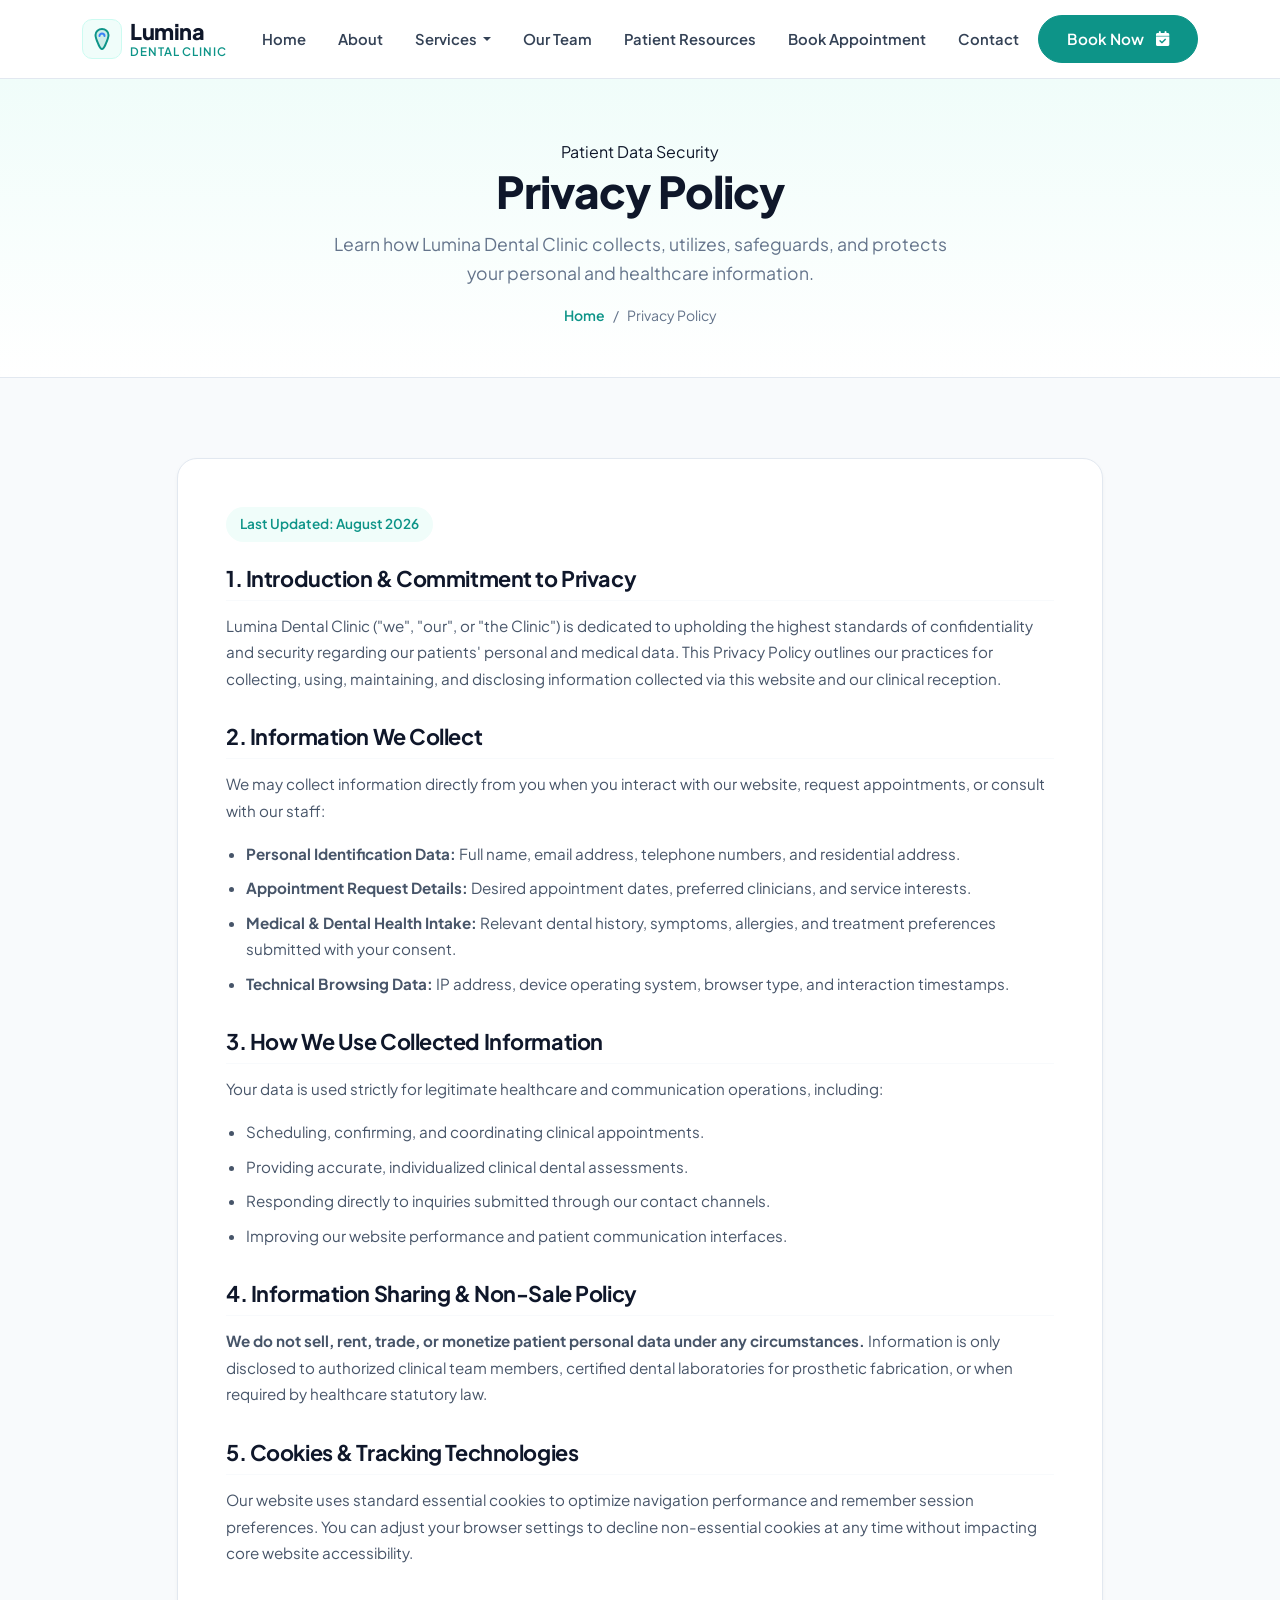
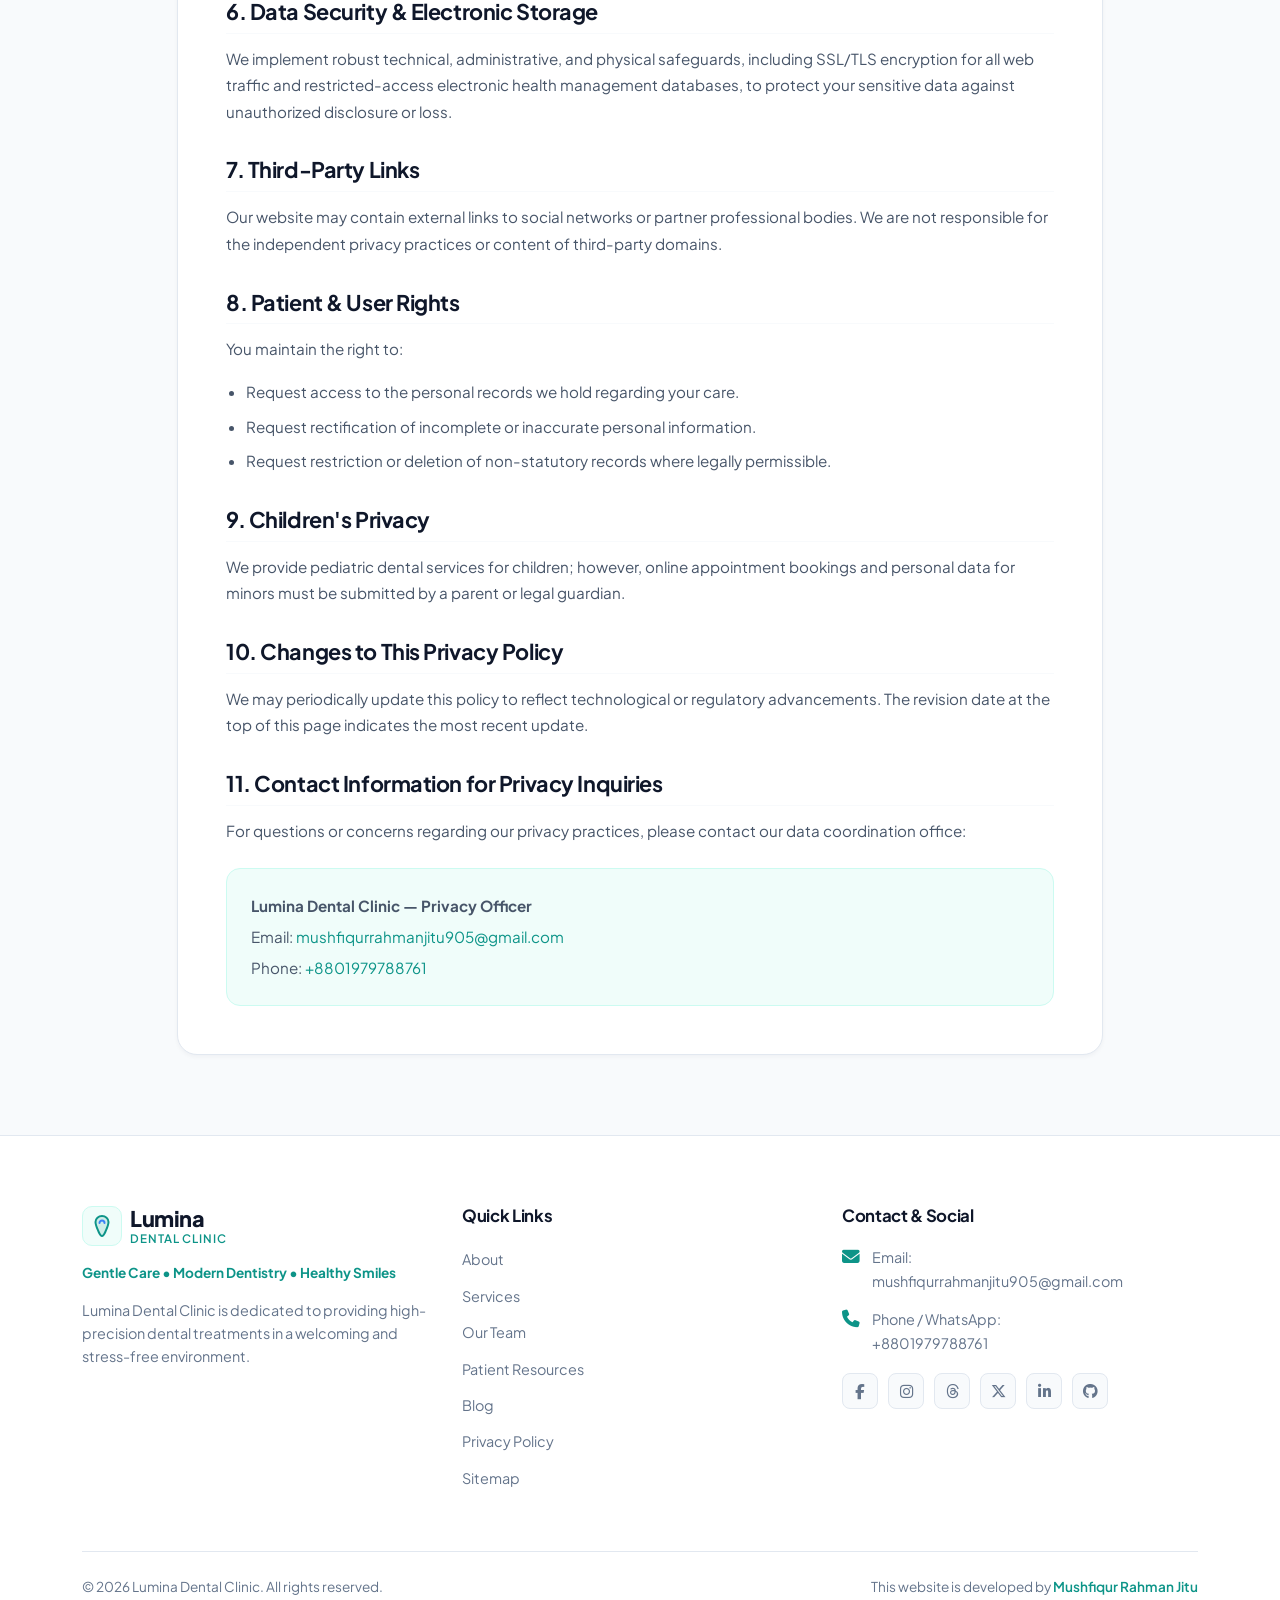
<file: privacy-policy.html>
<!DOCTYPE html>
<html lang="en">
<head>
  <meta charset="UTF-8">
  <meta name="viewport" content="width=device-width, initial-scale=1.0">
  <title>Privacy Policy | Lumina Dental Clinic</title>
  <meta name="description" content="Lumina Dental Clinic privacy policy regarding patient information collection, electronic health record protection, cookie usage, and personal data rights.">
  <meta name="keywords" content="privacy policy, patient data protection, dental clinic privacy, health information security">

  <link rel="preconnect" href="https://fonts.googleapis.com">
  <link rel="preconnect" href="https://fonts.gstatic.com" crossorigin>
  <link href="https://fonts.googleapis.com/css2?family=Plus+Jakarta+Sans:wght@300;400;500;600;700;800&display=swap" rel="stylesheet">

  <link rel="stylesheet" href="https://cdn.jsdelivr.net/npm/bootstrap@5.3.3/dist/css/bootstrap.min.css">
  <link rel="stylesheet" href="https://cdnjs.cloudflare.com/ajax/libs/font-awesome/6.5.1/css/all.min.css">
  <link rel="stylesheet" href="https://cdn.jsdelivr.net/npm/bootstrap-icons@1.11.3/font/bootstrap-icons.min.css">

  <link rel="stylesheet" href="css/privacy-policy.css">
</head>
<body>

  <header class="site-header">
    <div class="container">
      <nav class="navbar navbar-expand-lg navbar-light">
        <a class="navbar-brand d-flex align-items-center gap-2" href="index.html">
          <span class="brand-logo-icon">
            <svg width="24" height="24" viewBox="0 0 24 24" fill="none" xmlns="http://www.w3.org/2000/svg">
              <path d="M12 2C8.5 2 5.5 4.5 5.5 8C5.5 11 7 14 8.5 17.5C9.5 19.8 10.5 22 12 22C13.5 22 14.5 19.8 15.5 17.5C17 14 18.5 11 18.5 8C18.5 4.5 15.5 2 12 2Z" fill="#0D9488" fill-opacity="0.15" stroke="#0D9488" stroke-width="2" stroke-linejoin="round"/>
              <path d="M9.5 9C9.5 7.61929 10.6193 6.5 12 6.5C13.3807 6.5 14.5 7.61929 14.5 9" stroke="#3B82F6" stroke-width="2" stroke-linecap="round"/>
            </svg>
          </span>
          <span class="brand-title">Lumina <span class="brand-subtitle">Dental Clinic</span></span>
        </a>

        <button class="navbar-toggler border-0 shadow-none" type="button" data-bs-toggle="collapse" data-bs-target="#siteNavMenu" aria-controls="siteNavMenu" aria-expanded="false" aria-label="Toggle navigation">
          <i class="fa-solid fa-bars-staggered text-dark fs-4"></i>
        </button>

        <div class="collapse navbar-collapse" id="siteNavMenu">
          <ul class="navbar-nav mx-auto mb-2 mb-lg-0 gap-lg-1">
            <li class="nav-item">
              <a class="nav-link" href="index.html">Home</a>
            </li>
            <li class="nav-item">
              <a class="nav-link" href="about.html">About</a>
            </li>
            <li class="nav-item dropdown">
              <a class="nav-link dropdown-toggle" href="services.html" id="servicesDropdown" role="button" data-bs-toggle="dropdown" aria-expanded="false">
                Services
              </a>
              <ul class="dropdown-menu" aria-labelledby="servicesDropdown">
                <li><a class="dropdown-item" href="services.html"><i class="fa-solid fa-layer-group text-muted"></i> All Services Overview</a></li>
                <li><hr class="dropdown-divider my-1"></li>
                <li><a class="dropdown-item" href="general-dentistry.html"><i class="fa-solid fa-tooth text-teal"></i> General Dentistry</a></li>
                <li><a class="dropdown-item" href="cosmetic-dentistry.html"><i class="fa-solid fa-wand-magic-sparkles text-primary"></i> Cosmetic Dentistry</a></li>
                <li><a class="dropdown-item" href="orthodontics.html"><i class="fa-solid fa-arrows-left-right-to-line text-info"></i> Orthodontics & Alignment</a></li>
                <li><a class="dropdown-item" href="pediatric-dentistry.html"><i class="fa-solid fa-child text-success"></i> Pediatric Dentistry</a></li>
              </ul>
            </li>
            <li class="nav-item">
              <a class="nav-link" href="team.html">Our Team</a>
            </li>
            <li class="nav-item">
              <a class="nav-link" href="patient-resources.html">Patient Resources</a>
            </li>
            <li class="nav-item">
              <a class="nav-link" href="book-appointment.html">Book Appointment</a>
            </li>
            <li class="nav-item">
              <a class="nav-link" href="contact.html">Contact</a>
            </li>
          </ul>

          <div class="d-flex align-items-center gap-2 mt-3 mt-lg-0">
            <a href="book-appointment.html" class="btn btn-lumina-primary">
              <span>Book Now</span>
              <i class="fa-solid fa-calendar-check ms-1"></i>
            </a>
          </div>
        </div>
      </nav>
    </div>
  </header>

  <main>
    <section class="page-hero">
      <div class="container">
        <span class="section-tag">Patient Data Security</span>
        <h1>Privacy Policy</h1>
        <p>
          Learn how Lumina Dental Clinic collects, utilizes, safeguards, and protects your personal and healthcare information.
        </p>
        <div class="breadcrumb-custom">
          <a href="index.html">Home</a>
          <span>/</span>
          <span>Privacy Policy</span>
        </div>
      </div>
    </section>

    <section class="privacy-wrapper section-padding">
      <div class="container">
        <div class="row">
          <div class="col-lg-10 mx-auto">
            <div class="privacy-card">
              <span class="privacy-meta">Last Updated: August 2026</span>

              <div class="privacy-section-block">
                <h3>1. Introduction & Commitment to Privacy</h3>
                <p>
                  Lumina Dental Clinic ("we", "our", or "the Clinic") is dedicated to upholding the highest standards of confidentiality and security regarding our patients' personal and medical data. This Privacy Policy outlines our practices for collecting, using, maintaining, and disclosing information collected via this website and our clinical reception.
                </p>
              </div>

              <div class="privacy-section-block">
                <h3>2. Information We Collect</h3>
                <p>We may collect information directly from you when you interact with our website, request appointments, or consult with our staff:</p>
                <ul>
                  <li><strong>Personal Identification Data:</strong> Full name, email address, telephone numbers, and residential address.</li>
                  <li><strong>Appointment Request Details:</strong> Desired appointment dates, preferred clinicians, and service interests.</li>
                  <li><strong>Medical & Dental Health Intake:</strong> Relevant dental history, symptoms, allergies, and treatment preferences submitted with your consent.</li>
                  <li><strong>Technical Browsing Data:</strong> IP address, device operating system, browser type, and interaction timestamps.</li>
                </ul>
              </div>

              <div class="privacy-section-block">
                <h3>3. How We Use Collected Information</h3>
                <p>Your data is used strictly for legitimate healthcare and communication operations, including:</p>
                <ul>
                  <li>Scheduling, confirming, and coordinating clinical appointments.</li>
                  <li>Providing accurate, individualized clinical dental assessments.</li>
                  <li>Responding directly to inquiries submitted through our contact channels.</li>
                  <li>Improving our website performance and patient communication interfaces.</li>
                </ul>
              </div>

              <div class="privacy-section-block">
                <h3>4. Information Sharing & Non-Sale Policy</h3>
                <p>
                  <strong>We do not sell, rent, trade, or monetize patient personal data under any circumstances.</strong> Information is only disclosed to authorized clinical team members, certified dental laboratories for prosthetic fabrication, or when required by healthcare statutory law.
                </p>
              </div>

              <div class="privacy-section-block">
                <h3>5. Cookies & Tracking Technologies</h3>
                <p>
                  Our website uses standard essential cookies to optimize navigation performance and remember session preferences. You can adjust your browser settings to decline non-essential cookies at any time without impacting core website accessibility.
                </p>
              </div>

              <div class="privacy-section-block">
                <h3>6. Data Security & Electronic Storage</h3>
                <p>
                  We implement robust technical, administrative, and physical safeguards, including SSL/TLS encryption for all web traffic and restricted-access electronic health management databases, to protect your sensitive data against unauthorized disclosure or loss.
                </p>
              </div>

              <div class="privacy-section-block">
                <h3>7. Third-Party Links</h3>
                <p>
                  Our website may contain external links to social networks or partner professional bodies. We are not responsible for the independent privacy practices or content of third-party domains.
                </p>
              </div>

              <div class="privacy-section-block">
                <h3>8. Patient & User Rights</h3>
                <p>You maintain the right to:</p>
                <ul>
                  <li>Request access to the personal records we hold regarding your care.</li>
                  <li>Request rectification of incomplete or inaccurate personal information.</li>
                  <li>Request restriction or deletion of non-statutory records where legally permissible.</li>
                </ul>
              </div>

              <div class="privacy-section-block">
                <h3>9. Children's Privacy</h3>
                <p>
                  We provide pediatric dental services for children; however, online appointment bookings and personal data for minors must be submitted by a parent or legal guardian.
                </p>
              </div>

              <div class="privacy-section-block">
                <h3>10. Changes to This Privacy Policy</h3>
                <p>
                  We may periodically update this policy to reflect technological or regulatory advancements. The revision date at the top of this page indicates the most recent update.
                </p>
              </div>

              <div class="privacy-section-block mb-0">
                <h3>11. Contact Information for Privacy Inquiries</h3>
                <p>For questions or concerns regarding our privacy practices, please contact our data coordination office:</p>
                <div class="privacy-contact-box">
                  <p class="mb-1"><strong>Lumina Dental Clinic — Privacy Officer</strong></p>
                  <p class="mb-1">Email: <a href="mailto:mushfiqurrahmanjitu905@gmail.com">mushfiqurrahmanjitu905@gmail.com</a></p>
                  <p class="mb-0">Phone: <a href="tel:+8801979788761">+8801979788761</a></p>
                </div>
              </div>
            </div>
          </div>
        </div>
      </div>
    </section>
  </main>

  <footer class="site-footer">
    <div class="container">
      <div class="row g-4">
        <div class="col-lg-4">
          <div class="footer-brand">
            <a class="d-flex align-items-center gap-2 text-decoration-none mb-3" href="index.html">
              <span class="brand-logo-icon">
                <svg width="24" height="24" viewBox="0 0 24 24" fill="none" xmlns="http://www.w3.org/2000/svg">
                  <path d="M12 2C8.5 2 5.5 4.5 5.5 8C5.5 11 7 14 8.5 17.5C9.5 19.8 10.5 22 12 22C13.5 22 14.5 19.8 15.5 17.5C17 14 18.5 11 18.5 8C18.5 4.5 15.5 2 12 2Z" fill="#0D9488" fill-opacity="0.15" stroke="#0D9488" stroke-width="2" stroke-linejoin="round"/>
                  <path d="M9.5 9C9.5 7.61929 10.6193 6.5 12 6.5C13.3807 6.5 14.5 7.61929 14.5 9" stroke="#3B82F6" stroke-width="2" stroke-linecap="round"/>
                </svg>
              </span>
              <span class="brand-title">Lumina <span class="brand-subtitle">Dental Clinic</span></span>
            </a>
            <p class="footer-tagline">Gentle Care • Modern Dentistry • Healthy Smiles</p>
            <p class="footer-desc">
              Lumina Dental Clinic is dedicated to providing high-precision dental treatments in a welcoming and stress-free environment.
            </p>
          </div>
        </div>

        <div class="col-sm-6 col-lg-4">
          <h5 class="footer-heading">Quick Links</h5>
          <ul class="footer-links">
            <li><a href="about.html">About</a></li>
            <li><a href="services.html">Services</a></li>
            <li><a href="team.html">Our Team</a></li>
            <li><a href="patient-resources.html">Patient Resources</a></li>
            <li><a href="blog.html">Blog</a></li>
            <li><a href="privacy-policy.html">Privacy Policy</a></li>
            <li><a href="sitemap.html">Sitemap</a></li>
          </ul>
        </div>

        <div class="col-sm-6 col-lg-4">
          <h5 class="footer-heading">Contact & Social</h5>
          <div class="footer-contact-item">
            <i class="fa-solid fa-envelope"></i>
            <div>
              <span>Email:</span><br>
              <a href="mailto:mushfiqurrahmanjitu905@gmail.com">mushfiqurrahmanjitu905@gmail.com</a>
            </div>
          </div>
          <div class="footer-contact-item">
            <i class="fa-solid fa-phone"></i>
            <div>
              <span>Phone / WhatsApp:</span><br>
              <a href="tel:+8801979788761">+8801979788761</a>
            </div>
          </div>
          <div class="social-icons-row">
            <a href="https://www.facebook.com/profile.php?id=61593615472090" target="_blank" rel="noopener noreferrer" class="social-icon-btn" aria-label="Facebook">
              <i class="fa-brands fa-facebook-f"></i>
            </a>
            <a href="https://www.instagram.com/mr.jitu.905/" target="_blank" rel="noopener noreferrer" class="social-icon-btn" aria-label="Instagram">
              <i class="fa-brands fa-instagram"></i>
            </a>
            <a href="https://www.threads.com/@mr.jitu.905" target="_blank" rel="noopener noreferrer" class="social-icon-btn" aria-label="Threads">
              <i class="fa-brands fa-threads"></i>
            </a>
            <a href="https://x.com/mrjitu905" target="_blank" rel="noopener noreferrer" class="social-icon-btn" aria-label="X">
              <i class="fa-brands fa-x-twitter"></i>
            </a>
            <a href="https://www.linkedin.com/in/mrjitu905/" target="_blank" rel="noopener noreferrer" class="social-icon-btn" aria-label="LinkedIn">
              <i class="fa-brands fa-linkedin-in"></i>
            </a>
            <a href="https://github.com/mr-jitu-905" target="_blank" rel="noopener noreferrer" class="social-icon-btn" aria-label="GitHub">
              <i class="fa-brands fa-github"></i>
            </a>
          </div>
        </div>
      </div>

      <div class="footer-bottom">
        <div class="row align-items-center">
          <div class="col-md-6 text-center text-md-start mb-2 mb-md-0">
            <p class="mb-0">© 2026 Lumina Dental Clinic. All rights reserved.</p>
          </div>
          <div class="col-md-6 text-center text-md-end">
            <p class="mb-0">This website is developed by <a href="https://jitu.gitlinkitsolutions.com/" target="_blank" rel="noopener noreferrer">Mushfiqur Rahman Jitu</a></p>
          </div>
        </div>
      </div>
    </div>
  </footer>

  <script src="https://code.jquery.com/jquery-3.7.1.min.js"></script>
  <script src="https://cdn.jsdelivr.net/npm/bootstrap@5.3.3/dist/js/bootstrap.bundle.min.js"></script>
  <script src="js/privacy-policy.js"></script>
</body>
</html>
</file>
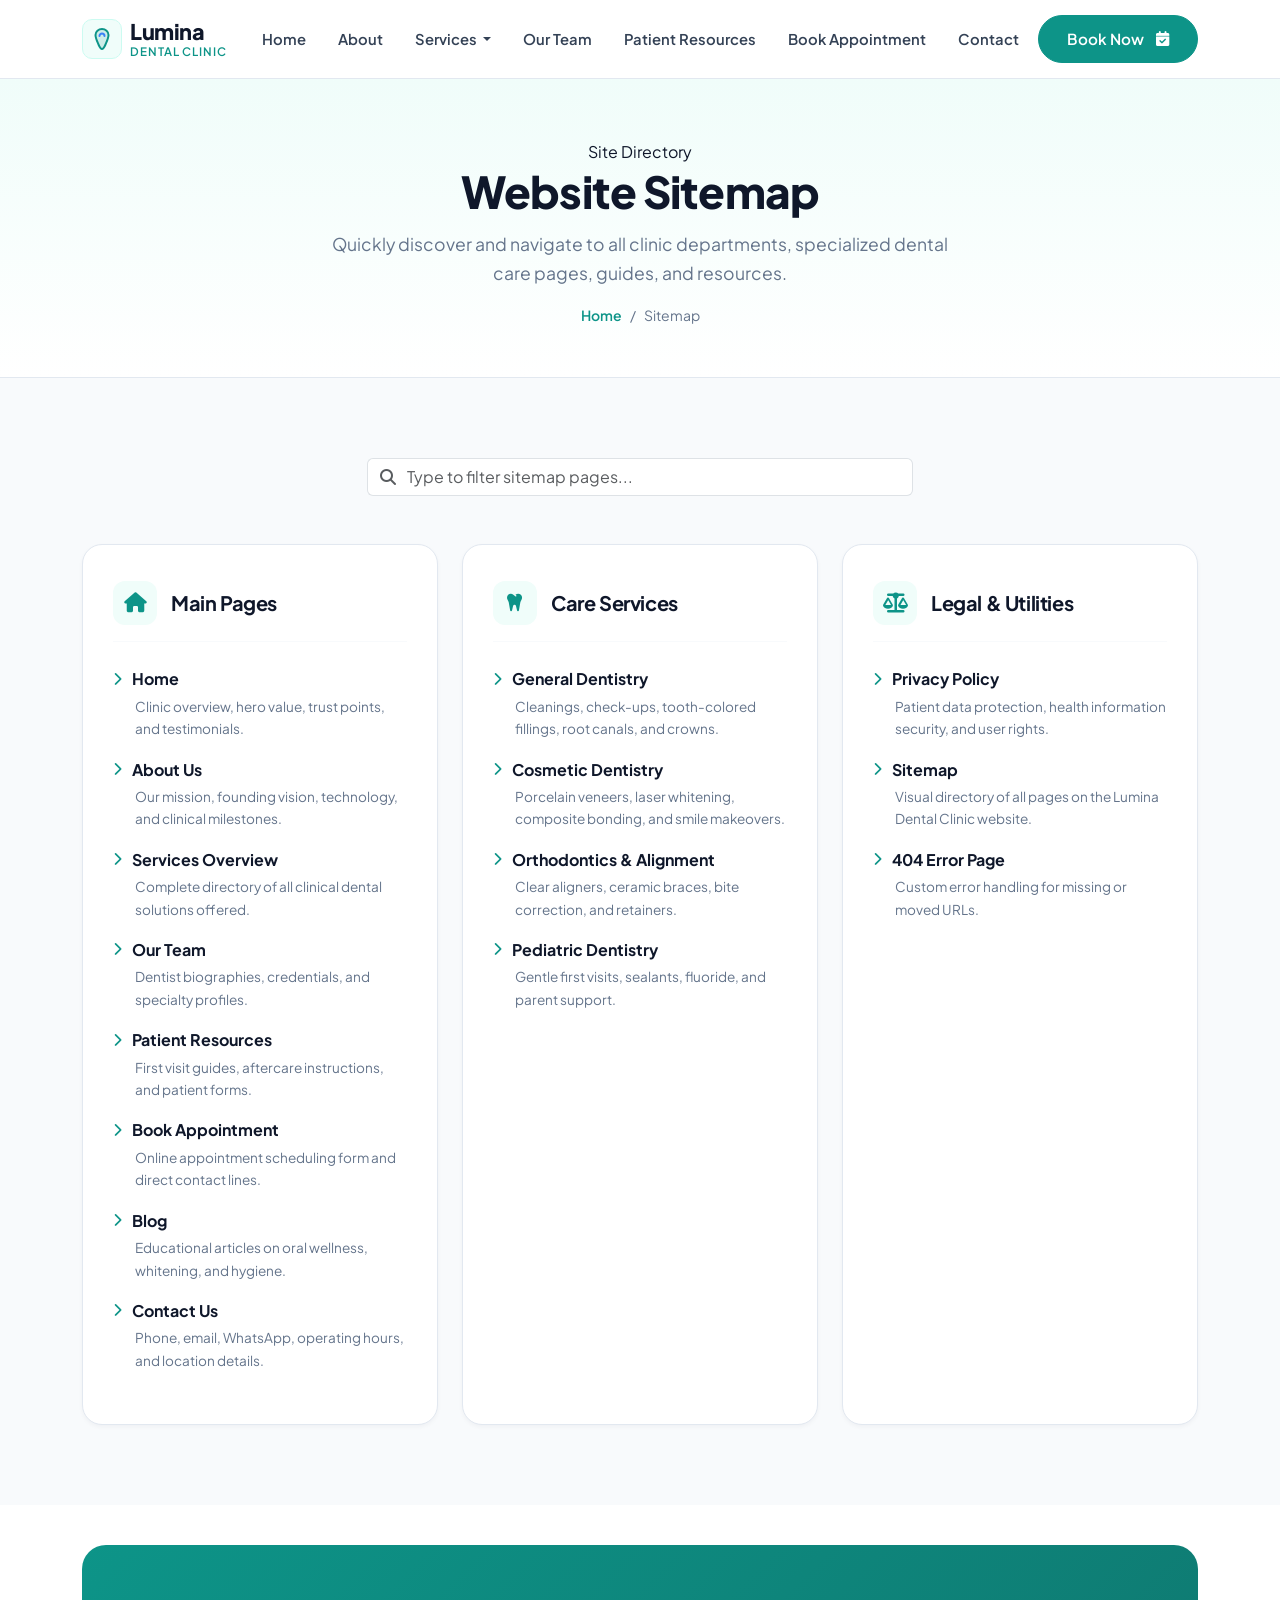
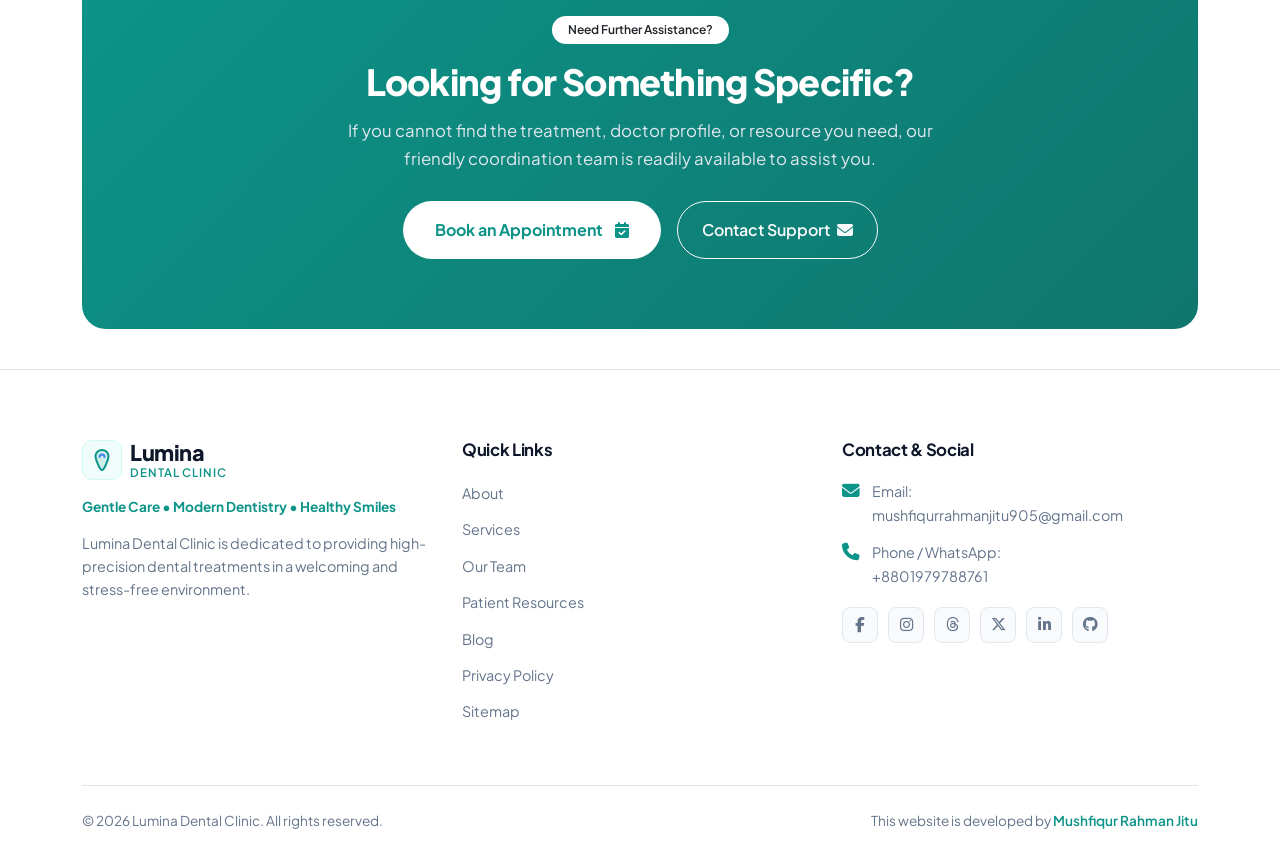
<file: sitemap.html>
<!DOCTYPE html>
<html lang="en">
<head>
  <meta charset="UTF-8">
  <meta name="viewport" content="width=device-width, initial-scale=1.0">
  <title>Sitemap | Lumina Dental Clinic</title>
  <meta name="description" content="Complete sitemap and directory of pages for Lumina Dental Clinic. Easily navigate to all general, cosmetic, orthodontic, pediatric, and patient resource pages.">
  <meta name="keywords" content="sitemap, dental site directory, lumina dental pages, website navigation">

  <link rel="preconnect" href="https://fonts.googleapis.com">
  <link rel="preconnect" href="https://fonts.gstatic.com" crossorigin>
  <link href="https://fonts.googleapis.com/css2?family=Plus+Jakarta+Sans:wght@300;400;500;600;700;800&display=swap" rel="stylesheet">

  <link rel="stylesheet" href="https://cdn.jsdelivr.net/npm/bootstrap@5.3.3/dist/css/bootstrap.min.css">
  <link rel="stylesheet" href="https://cdnjs.cloudflare.com/ajax/libs/font-awesome/6.5.1/css/all.min.css">
  <link rel="stylesheet" href="https://cdn.jsdelivr.net/npm/bootstrap-icons@1.11.3/font/bootstrap-icons.min.css">

  <link rel="stylesheet" href="css/sitemap.css">
</head>
<body>

  <header class="site-header">
    <div class="container">
      <nav class="navbar navbar-expand-lg navbar-light">
        <a class="navbar-brand d-flex align-items-center gap-2" href="index.html">
          <span class="brand-logo-icon">
            <svg width="24" height="24" viewBox="0 0 24 24" fill="none" xmlns="http://www.w3.org/2000/svg">
              <path d="M12 2C8.5 2 5.5 4.5 5.5 8C5.5 11 7 14 8.5 17.5C9.5 19.8 10.5 22 12 22C13.5 22 14.5 19.8 15.5 17.5C17 14 18.5 11 18.5 8C18.5 4.5 15.5 2 12 2Z" fill="#0D9488" fill-opacity="0.15" stroke="#0D9488" stroke-width="2" stroke-linejoin="round"/>
              <path d="M9.5 9C9.5 7.61929 10.6193 6.5 12 6.5C13.3807 6.5 14.5 7.61929 14.5 9" stroke="#3B82F6" stroke-width="2" stroke-linecap="round"/>
            </svg>
          </span>
          <span class="brand-title">Lumina <span class="brand-subtitle">Dental Clinic</span></span>
        </a>

        <button class="navbar-toggler border-0 shadow-none" type="button" data-bs-toggle="collapse" data-bs-target="#siteNavMenu" aria-controls="siteNavMenu" aria-expanded="false" aria-label="Toggle navigation">
          <i class="fa-solid fa-bars-staggered text-dark fs-4"></i>
        </button>

        <div class="collapse navbar-collapse" id="siteNavMenu">
          <ul class="navbar-nav mx-auto mb-2 mb-lg-0 gap-lg-1">
            <li class="nav-item">
              <a class="nav-link" href="index.html">Home</a>
            </li>
            <li class="nav-item">
              <a class="nav-link" href="about.html">About</a>
            </li>
            <li class="nav-item dropdown">
              <a class="nav-link dropdown-toggle" href="services.html" id="servicesDropdown" role="button" data-bs-toggle="dropdown" aria-expanded="false">
                Services
              </a>
              <ul class="dropdown-menu" aria-labelledby="servicesDropdown">
                <li><a class="dropdown-item" href="services.html"><i class="fa-solid fa-layer-group text-muted"></i> All Services Overview</a></li>
                <li><hr class="dropdown-divider my-1"></li>
                <li><a class="dropdown-item" href="general-dentistry.html"><i class="fa-solid fa-tooth text-teal"></i> General Dentistry</a></li>
                <li><a class="dropdown-item" href="cosmetic-dentistry.html"><i class="fa-solid fa-wand-magic-sparkles text-primary"></i> Cosmetic Dentistry</a></li>
                <li><a class="dropdown-item" href="orthodontics.html"><i class="fa-solid fa-arrows-left-right-to-line text-info"></i> Orthodontics & Alignment</a></li>
                <li><a class="dropdown-item" href="pediatric-dentistry.html"><i class="fa-solid fa-child text-success"></i> Pediatric Dentistry</a></li>
              </ul>
            </li>
            <li class="nav-item">
              <a class="nav-link" href="team.html">Our Team</a>
            </li>
            <li class="nav-item">
              <a class="nav-link" href="patient-resources.html">Patient Resources</a>
            </li>
            <li class="nav-item">
              <a class="nav-link" href="book-appointment.html">Book Appointment</a>
            </li>
            <li class="nav-item">
              <a class="nav-link" href="contact.html">Contact</a>
            </li>
          </ul>

          <div class="d-flex align-items-center gap-2 mt-3 mt-lg-0">
            <a href="book-appointment.html" class="btn btn-lumina-primary">
              <span>Book Now</span>
              <i class="fa-solid fa-calendar-check ms-1"></i>
            </a>
          </div>
        </div>
      </nav>
    </div>
  </header>

  <main>
    <section class="page-hero">
      <div class="container">
        <span class="section-tag">Site Directory</span>
        <h1>Website Sitemap</h1>
        <p>
          Quickly discover and navigate to all clinic departments, specialized dental care pages, guides, and resources.
        </p>
        <div class="breadcrumb-custom">
          <a href="index.html">Home</a>
          <span>/</span>
          <span>Sitemap</span>
        </div>
      </div>
    </section>

    <section class="sitemap-section section-padding">
      <div class="container">
        <div class="row justify-content-center mb-5">
          <div class="col-md-6">
            <div class="input-group">
              <span class="input-group-text bg-white border-end-0"><i class="fa-solid fa-magnifying-glass text-muted"></i></span>
              <input type="text" class="form-control border-start-0 ps-0" id="sitemapSearch" placeholder="Type to filter sitemap pages...">
            </div>
          </div>
        </div>

        <div class="row g-4">
          <div class="col-lg-4">
            <div class="sitemap-box">
              <div class="sitemap-header">
                <div class="sitemap-icon-box">
                  <i class="fa-solid fa-house"></i>
                </div>
                <h3>Main Pages</h3>
              </div>
              <ul class="sitemap-link-list">
                <li>
                  <a href="index.html"><i class="fa-solid fa-chevron-right"></i> Home</a>
                  <p class="sitemap-link-desc">Clinic overview, hero value, trust points, and testimonials.</p>
                </li>
                <li>
                  <a href="about.html"><i class="fa-solid fa-chevron-right"></i> About Us</a>
                  <p class="sitemap-link-desc">Our mission, founding vision, technology, and clinical milestones.</p>
                </li>
                <li>
                  <a href="services.html"><i class="fa-solid fa-chevron-right"></i> Services Overview</a>
                  <p class="sitemap-link-desc">Complete directory of all clinical dental solutions offered.</p>
                </li>
                <li>
                  <a href="team.html"><i class="fa-solid fa-chevron-right"></i> Our Team</a>
                  <p class="sitemap-link-desc">Dentist biographies, credentials, and specialty profiles.</p>
                </li>
                <li>
                  <a href="patient-resources.html"><i class="fa-solid fa-chevron-right"></i> Patient Resources</a>
                  <p class="sitemap-link-desc">First visit guides, aftercare instructions, and patient forms.</p>
                </li>
                <li>
                  <a href="book-appointment.html"><i class="fa-solid fa-chevron-right"></i> Book Appointment</a>
                  <p class="sitemap-link-desc">Online appointment scheduling form and direct contact lines.</p>
                </li>
                <li>
                  <a href="blog.html"><i class="fa-solid fa-chevron-right"></i> Blog</a>
                  <p class="sitemap-link-desc">Educational articles on oral wellness, whitening, and hygiene.</p>
                </li>
                <li>
                  <a href="contact.html"><i class="fa-solid fa-chevron-right"></i> Contact Us</a>
                  <p class="sitemap-link-desc">Phone, email, WhatsApp, operating hours, and location details.</p>
                </li>
              </ul>
            </div>
          </div>

          <div class="col-lg-4">
            <div class="sitemap-box">
              <div class="sitemap-header">
                <div class="sitemap-icon-box">
                  <i class="fa-solid fa-tooth"></i>
                </div>
                <h3>Care Services</h3>
              </div>
              <ul class="sitemap-link-list">
                <li>
                  <a href="general-dentistry.html"><i class="fa-solid fa-chevron-right"></i> General Dentistry</a>
                  <p class="sitemap-link-desc">Cleanings, check-ups, tooth-colored fillings, root canals, and crowns.</p>
                </li>
                <li>
                  <a href="cosmetic-dentistry.html"><i class="fa-solid fa-chevron-right"></i> Cosmetic Dentistry</a>
                  <p class="sitemap-link-desc">Porcelain veneers, laser whitening, composite bonding, and smile makeovers.</p>
                </li>
                <li>
                  <a href="orthodontics.html"><i class="fa-solid fa-chevron-right"></i> Orthodontics & Alignment</a>
                  <p class="sitemap-link-desc">Clear aligners, ceramic braces, bite correction, and retainers.</p>
                </li>
                <li>
                  <a href="pediatric-dentistry.html"><i class="fa-solid fa-chevron-right"></i> Pediatric Dentistry</a>
                  <p class="sitemap-link-desc">Gentle first visits, sealants, fluoride, and parent support.</p>
                </li>
              </ul>
            </div>
          </div>

          <div class="col-lg-4">
            <div class="sitemap-box">
              <div class="sitemap-header">
                <div class="sitemap-icon-box">
                  <i class="fa-solid fa-scale-balanced"></i>
                </div>
                <h3>Legal & Utilities</h3>
              </div>
              <ul class="sitemap-link-list">
                <li>
                  <a href="privacy-policy.html"><i class="fa-solid fa-chevron-right"></i> Privacy Policy</a>
                  <p class="sitemap-link-desc">Patient data protection, health information security, and user rights.</p>
                </li>
                <li>
                  <a href="sitemap.html"><i class="fa-solid fa-chevron-right"></i> Sitemap</a>
                  <p class="sitemap-link-desc">Visual directory of all pages on the Lumina Dental Clinic website.</p>
                </li>
                <li>
                  <a href="404.html"><i class="fa-solid fa-chevron-right"></i> 404 Error Page</a>
                  <p class="sitemap-link-desc">Custom error handling for missing or moved URLs.</p>
                </li>
              </ul>
            </div>
          </div>
        </div>
      </div>
    </section>

    <div class="container">
      <section class="cta-section text-center">
        <div class="container px-4">
          <span class="badge bg-white text-dark mb-3 px-3 py-2 rounded-pill fw-semibold">Need Further Assistance?</span>
          <h2>Looking for Something Specific?</h2>
          <p class="mx-auto">
            If you cannot find the treatment, doctor profile, or resource you need, our friendly coordination team is readily available to assist you.
          </p>
          <div class="d-flex justify-content-center flex-wrap gap-3">
            <a href="book-appointment.html" class="btn btn-cta-white">
              <span>Book an Appointment</span>
              <i class="fa-solid fa-calendar-check ms-1"></i>
            </a>
            <a href="contact.html" class="btn btn-outline-light rounded-pill px-4 py-3 fw-semibold">
              <span>Contact Support</span>
              <i class="fa-solid fa-envelope ms-1"></i>
            </a>
          </div>
        </div>
      </section>
    </div>
  </main>

  <footer class="site-footer">
    <div class="container">
      <div class="row g-4">
        <div class="col-lg-4">
          <div class="footer-brand">
            <a class="d-flex align-items-center gap-2 text-decoration-none mb-3" href="index.html">
              <span class="brand-logo-icon">
                <svg width="24" height="24" viewBox="0 0 24 24" fill="none" xmlns="http://www.w3.org/2000/svg">
                  <path d="M12 2C8.5 2 5.5 4.5 5.5 8C5.5 11 7 14 8.5 17.5C9.5 19.8 10.5 22 12 22C13.5 22 14.5 19.8 15.5 17.5C17 14 18.5 11 18.5 8C18.5 4.5 15.5 2 12 2Z" fill="#0D9488" fill-opacity="0.15" stroke="#0D9488" stroke-width="2" stroke-linejoin="round"/>
                  <path d="M9.5 9C9.5 7.61929 10.6193 6.5 12 6.5C13.3807 6.5 14.5 7.61929 14.5 9" stroke="#3B82F6" stroke-width="2" stroke-linecap="round"/>
                </svg>
              </span>
              <span class="brand-title">Lumina <span class="brand-subtitle">Dental Clinic</span></span>
            </a>
            <p class="footer-tagline">Gentle Care • Modern Dentistry • Healthy Smiles</p>
            <p class="footer-desc">
              Lumina Dental Clinic is dedicated to providing high-precision dental treatments in a welcoming and stress-free environment.
            </p>
          </div>
        </div>

        <div class="col-sm-6 col-lg-4">
          <h5 class="footer-heading">Quick Links</h5>
          <ul class="footer-links">
            <li><a href="about.html">About</a></li>
            <li><a href="services.html">Services</a></li>
            <li><a href="team.html">Our Team</a></li>
            <li><a href="patient-resources.html">Patient Resources</a></li>
            <li><a href="blog.html">Blog</a></li>
            <li><a href="privacy-policy.html">Privacy Policy</a></li>
            <li><a href="sitemap.html">Sitemap</a></li>
          </ul>
        </div>

        <div class="col-sm-6 col-lg-4">
          <h5 class="footer-heading">Contact & Social</h5>
          <div class="footer-contact-item">
            <i class="fa-solid fa-envelope"></i>
            <div>
              <span>Email:</span><br>
              <a href="mailto:mushfiqurrahmanjitu905@gmail.com">mushfiqurrahmanjitu905@gmail.com</a>
            </div>
          </div>
          <div class="footer-contact-item">
            <i class="fa-solid fa-phone"></i>
            <div>
              <span>Phone / WhatsApp:</span><br>
              <a href="tel:+8801979788761">+8801979788761</a>
            </div>
          </div>
          <div class="social-icons-row">
            <a href="https://www.facebook.com/profile.php?id=61593615472090" target="_blank" rel="noopener noreferrer" class="social-icon-btn" aria-label="Facebook">
              <i class="fa-brands fa-facebook-f"></i>
            </a>
            <a href="https://www.instagram.com/mr.jitu.905/" target="_blank" rel="noopener noreferrer" class="social-icon-btn" aria-label="Instagram">
              <i class="fa-brands fa-instagram"></i>
            </a>
            <a href="https://www.threads.com/@mr.jitu.905" target="_blank" rel="noopener noreferrer" class="social-icon-btn" aria-label="Threads">
              <i class="fa-brands fa-threads"></i>
            </a>
            <a href="https://x.com/mrjitu905" target="_blank" rel="noopener noreferrer" class="social-icon-btn" aria-label="X">
              <i class="fa-brands fa-x-twitter"></i>
            </a>
            <a href="https://www.linkedin.com/in/mrjitu905/" target="_blank" rel="noopener noreferrer" class="social-icon-btn" aria-label="LinkedIn">
              <i class="fa-brands fa-linkedin-in"></i>
            </a>
            <a href="https://github.com/mr-jitu-905" target="_blank" rel="noopener noreferrer" class="social-icon-btn" aria-label="GitHub">
              <i class="fa-brands fa-github"></i>
            </a>
          </div>
        </div>
      </div>

      <div class="footer-bottom">
        <div class="row align-items-center">
          <div class="col-md-6 text-center text-md-start mb-2 mb-md-0">
            <p class="mb-0">© 2026 Lumina Dental Clinic. All rights reserved.</p>
          </div>
          <div class="col-md-6 text-center text-md-end">
            <p class="mb-0">This website is developed by <a href="https://jitu.gitlinkitsolutions.com/" target="_blank" rel="noopener noreferrer">Mushfiqur Rahman Jitu</a></p>
          </div>
        </div>
      </div>
    </div>
  </footer>

  <script src="https://code.jquery.com/jquery-3.7.1.min.js"></script>
  <script src="https://cdn.jsdelivr.net/npm/bootstrap@5.3.3/dist/js/bootstrap.bundle.min.js"></script>
  <script src="js/sitemap.js"></script>
</body>
</html>
</file>
<file: css/book-appointment.css>
:root {
  --lumina-bg: #FFFFFF;
  --lumina-text: #0F172A;
  --lumina-text-muted: #64748B;
  --lumina-primary: #0D9488;
  --lumina-primary-hover: #0F766E;
  --lumina-primary-light: #F0FDFA;
  --lumina-primary-border: #CCFBF1;
  --lumina-secondary: #3B82F6;
  --lumina-secondary-hover: #2563EB;
  --lumina-secondary-light: #EFF6FF;
  --lumina-card-bg: #FFFFFF;
  --lumina-soft-bg: #F0FDFA;
  --lumina-slate-50: #F8FAFC;
  --lumina-border: #E2E8F0;
  --lumina-shadow-sm: 0 2px 4px rgba(15, 23, 42, 0.04);
  --lumina-shadow-md: 0 10px 25px -5px rgba(15, 23, 42, 0.06), 0 8px 10px -6px rgba(15, 23, 42, 0.04);
  --lumina-shadow-lg: 0 20px 35px -5px rgba(13, 148, 136, 0.08), 0 10px 15px -5px rgba(15, 23, 42, 0.05);
  --font-family: 'Plus Jakarta Sans', -apple-system, BlinkMacSystemFont, 'Segoe UI', Roboto, sans-serif;
}

* {
  margin: 0;
  padding: 0;
  box-sizing: border-box;
}

body {
  font-family: var(--font-family);
  background-color: var(--lumina-bg);
  color: var(--lumina-text);
  line-height: 1.65;
  overflow-x: hidden;
  -webkit-font-smoothing: antialiased;
}

h1, h2, h3, h4, h5, h6 {
  color: var(--lumina-text);
  font-weight: 700;
  letter-spacing: -0.02em;
}

a {
  text-decoration: none;
  color: var(--lumina-primary);
  transition: all 0.25s ease;
}

a:hover {
  color: var(--lumina-primary-hover);
}

.section-padding {
  padding: 80px 0;
}

.section-tag {
  display: inline-block;
  font-size: 0.825rem;
  font-weight: 700;
  letter-spacing: 0.06em;
  text-transform: uppercase;
  color: var(--lumina-primary);
  background-color: var(--lumina-primary-light);
  border: 1px solid var(--lumina-primary-border);
  padding: 6px 14px;
  border-radius: 50px;
  margin-bottom: 12px;
}

.section-title {
  font-size: 2.25rem;
  font-weight: 800;
  color: var(--lumina-text);
  margin-bottom: 16px;
}

.section-subtitle {
  font-size: 1.05rem;
  color: var(--lumina-text-muted);
  max-width: 650px;
}

.btn-lumina-primary {
  background-color: var(--lumina-primary);
  color: #FFFFFF;
  font-weight: 600;
  font-size: 0.95rem;
  padding: 12px 28px;
  border-radius: 50px;
  border: 1px solid var(--lumina-primary);
  display: inline-flex;
  align-items: center;
  gap: 8px;
  transition: all 0.3s ease;
}

.btn-lumina-primary:hover {
  background-color: var(--lumina-primary-hover);
  border-color: var(--lumina-primary-hover);
  color: #FFFFFF;
  transform: translateY(-2px);
  box-shadow: 0 8px 20px rgba(13, 148, 136, 0.25);
}

/* Header & Navbar */
.site-header {
  position: sticky;
  top: 0;
  z-index: 1050;
  background-color: rgba(255, 255, 255, 0.96);
  backdrop-filter: blur(10px);
  border-bottom: 1px solid var(--lumina-border);
  transition: all 0.3s ease;
}

.site-header.scrolled {
  box-shadow: var(--lumina-shadow-sm);
  background-color: #FFFFFF;
}

.navbar {
  padding: 14px 0;
}

.brand-logo-icon {
  width: 40px;
  height: 40px;
  display: flex;
  align-items: center;
  justify-content: center;
  background-color: var(--lumina-primary-light);
  border: 1px solid var(--lumina-primary-border);
  border-radius: 10px;
}

.brand-title {
  font-size: 1.35rem;
  font-weight: 800;
  color: var(--lumina-text);
  letter-spacing: -0.02em;
  display: flex;
  flex-direction: column;
  line-height: 1.15;
}

.brand-subtitle {
  font-size: 0.725rem;
  font-weight: 600;
  color: var(--lumina-primary);
  text-transform: uppercase;
  letter-spacing: 0.08em;
}

.nav-link {
  font-size: 0.925rem;
  font-weight: 600;
  color: #334155;
  padding: 8px 14px !important;
  border-radius: 8px;
  transition: all 0.2s ease;
}

.nav-link:hover, .nav-link.active {
  color: var(--lumina-primary) !important;
  background-color: var(--lumina-primary-light);
}

.dropdown-menu {
  border: 1px solid var(--lumina-border);
  border-radius: 12px;
  box-shadow: var(--lumina-shadow-md);
  padding: 8px;
  min-width: 240px;
}

.dropdown-item {
  font-size: 0.9rem;
  font-weight: 500;
  color: var(--lumina-text);
  padding: 10px 14px;
  border-radius: 8px;
  display: flex;
  align-items: center;
  gap: 10px;
  transition: all 0.2s ease;
}

.dropdown-item:hover {
  background-color: var(--lumina-primary-light);
  color: var(--lumina-primary);
  transform: translateX(4px);
}

/* Page Hero Banner */
.page-hero {
  background: linear-gradient(180deg, #F0FDFA 0%, #FFFFFF 100%);
  padding: 60px 0 50px;
  text-align: center;
  border-bottom: 1px solid var(--lumina-border);
}

.page-hero h1 {
  font-size: 2.75rem;
  font-weight: 800;
  margin-bottom: 12px;
}

.page-hero p {
  font-size: 1.1rem;
  color: var(--lumina-text-muted);
  max-width: 650px;
  margin: 0 auto 16px;
}

.breadcrumb-custom {
  display: flex;
  justify-content: center;
  align-items: center;
  gap: 8px;
  font-size: 0.875rem;
  color: var(--lumina-text-muted);
}

.breadcrumb-custom a {
  color: var(--lumina-primary);
  font-weight: 600;
}

/* Appointment Form Card */
.booking-section {
  background-color: var(--lumina-slate-50);
}

.booking-form-card {
  background-color: #FFFFFF;
  border: 1px solid var(--lumina-border);
  border-radius: 24px;
  padding: 40px;
  box-shadow: var(--lumina-shadow-md);
}

.form-label {
  font-size: 0.9rem;
  font-weight: 600;
  color: var(--lumina-text);
  margin-bottom: 6px;
}

.form-control, .form-select {
  padding: 12px 16px;
  border-radius: 12px;
  border: 1px solid var(--lumina-border);
  font-size: 0.95rem;
  color: var(--lumina-text);
  background-color: #FFFFFF;
  transition: all 0.25s ease;
}

.form-control:focus, .form-select:focus {
  border-color: var(--lumina-primary);
  box-shadow: 0 0 0 3px rgba(13, 148, 136, 0.15);
  background-color: #FFFFFF;
}

/* Info Sidebar */
.booking-sidebar-card {
  background-color: #FFFFFF;
  border: 1px solid var(--lumina-border);
  border-radius: 20px;
  padding: 32px;
  margin-bottom: 24px;
  box-shadow: var(--lumina-shadow-sm);
}

.booking-sidebar-card h4 {
  font-size: 1.2rem;
  font-weight: 700;
  margin-bottom: 16px;
  color: var(--lumina-text);
}

.contact-quick-link {
  display: flex;
  align-items: center;
  gap: 14px;
  padding: 14px 18px;
  background-color: var(--lumina-slate-50);
  border: 1px solid var(--lumina-border);
  border-radius: 14px;
  margin-bottom: 12px;
  color: var(--lumina-text);
  font-weight: 600;
  font-size: 0.925rem;
  transition: all 0.25s ease;
}

.contact-quick-link:hover {
  background-color: var(--lumina-primary-light);
  border-color: var(--lumina-primary-border);
  color: var(--lumina-primary);
  transform: translateY(-2px);
}

.contact-quick-link i {
  font-size: 1.35rem;
  color: var(--lumina-primary);
}

.hours-row {
  display: flex;
  justify-content: space-between;
  padding: 8px 0;
  border-bottom: 1px dashed var(--lumina-border);
  font-size: 0.9rem;
}

.hours-row:last-child {
  border-bottom: none;
}

.hours-day {
  font-weight: 600;
  color: var(--lumina-text);
}

.hours-time {
  color: var(--lumina-text-muted);
}

.form-alert {
  display: none;
  border-radius: 12px;
  padding: 16px 20px;
  margin-bottom: 24px;
  font-size: 0.95rem;
}

/* Footer */
.site-footer {
  background-color: #FFFFFF;
  border-top: 1px solid var(--lumina-border);
  padding: 70px 0 0;
}

.footer-brand h4 {
  font-size: 1.3rem;
  font-weight: 800;
  margin-bottom: 12px;
}

.footer-tagline {
  font-size: 0.85rem;
  font-weight: 700;
  color: var(--lumina-primary);
  margin-bottom: 14px;
}

.footer-desc {
  font-size: 0.9rem;
  color: var(--lumina-text-muted);
  line-height: 1.6;
  margin-bottom: 20px;
}

.footer-heading {
  font-size: 1.05rem;
  font-weight: 700;
  color: var(--lumina-text);
  margin-bottom: 20px;
}

.footer-links {
  list-style: none;
  padding: 0;
  margin: 0;
}

.footer-links li {
  margin-bottom: 10px;
}

.footer-links a {
  font-size: 0.9rem;
  color: var(--lumina-text-muted);
  transition: all 0.2s ease;
}

.footer-links a:hover {
  color: var(--lumina-primary);
  padding-left: 4px;
}

.footer-contact-item {
  display: flex;
  align-items: flex-start;
  gap: 12px;
  margin-bottom: 14px;
  font-size: 0.9rem;
  color: var(--lumina-text-muted);
}

.footer-contact-item i {
  color: var(--lumina-primary);
  font-size: 1.1rem;
  margin-top: 2px;
}

.footer-contact-item a {
  color: var(--lumina-text-muted);
}

.footer-contact-item a:hover {
  color: var(--lumina-primary);
}

.social-icons-row {
  display: flex;
  gap: 10px;
  margin-top: 18px;
}

.social-icon-btn {
  width: 36px;
  height: 36px;
  border-radius: 8px;
  background-color: var(--lumina-slate-50);
  border: 1px solid var(--lumina-border);
  color: var(--lumina-text-muted);
  display: flex;
  align-items: center;
  justify-content: center;
  font-size: 0.95rem;
  transition: all 0.25s ease;
}

.social-icon-btn:hover {
  background-color: var(--lumina-primary);
  border-color: var(--lumina-primary);
  color: #FFFFFF;
  transform: translateY(-2px);
}

.footer-bottom {
  margin-top: 50px;
  padding: 24px 0;
  border-top: 1px solid var(--lumina-border);
  font-size: 0.85rem;
  color: var(--lumina-text-muted);
}

.footer-bottom a {
  color: var(--lumina-primary);
  font-weight: 600;
}
</file>
<file: css/contact.css>
:root {
  --lumina-bg: #FFFFFF;
  --lumina-text: #0F172A;
  --lumina-text-muted: #64748B;
  --lumina-primary: #0D9488;
  --lumina-primary-hover: #0F766E;
  --lumina-primary-light: #F0FDFA;
  --lumina-primary-border: #CCFBF1;
  --lumina-secondary: #3B82F6;
  --lumina-secondary-hover: #2563EB;
  --lumina-secondary-light: #EFF6FF;
  --lumina-card-bg: #FFFFFF;
  --lumina-soft-bg: #F0FDFA;
  --lumina-slate-50: #F8FAFC;
  --lumina-border: #E2E8F0;
  --lumina-shadow-sm: 0 2px 4px rgba(15, 23, 42, 0.04);
  --lumina-shadow-md: 0 10px 25px -5px rgba(15, 23, 42, 0.06), 0 8px 10px -6px rgba(15, 23, 42, 0.04);
  --lumina-shadow-lg: 0 20px 35px -5px rgba(13, 148, 136, 0.08), 0 10px 15px -5px rgba(15, 23, 42, 0.05);
  --font-family: 'Plus Jakarta Sans', -apple-system, BlinkMacSystemFont, 'Segoe UI', Roboto, sans-serif;
}

* {
  margin: 0;
  padding: 0;
  box-sizing: border-box;
}

body {
  font-family: var(--font-family);
  background-color: var(--lumina-bg);
  color: var(--lumina-text);
  line-height: 1.65;
  overflow-x: hidden;
  -webkit-font-smoothing: antialiased;
}

h1, h2, h3, h4, h5, h6 {
  color: var(--lumina-text);
  font-weight: 700;
  letter-spacing: -0.02em;
}

a {
  text-decoration: none;
  color: var(--lumina-primary);
  transition: all 0.25s ease;
}

a:hover {
  color: var(--lumina-primary-hover);
}

.section-padding {
  padding: 80px 0;
}

.section-tag {
  display: inline-block;
  font-size: 0.825rem;
  font-weight: 700;
  letter-spacing: 0.06em;
  text-transform: uppercase;
  color: var(--lumina-primary);
  background-color: var(--lumina-primary-light);
  border: 1px solid var(--lumina-primary-border);
  padding: 6px 14px;
  border-radius: 50px;
  margin-bottom: 12px;
}

.section-title {
  font-size: 2.25rem;
  font-weight: 800;
  color: var(--lumina-text);
  margin-bottom: 16px;
}

.section-subtitle {
  font-size: 1.05rem;
  color: var(--lumina-text-muted);
  max-width: 650px;
}

.btn-lumina-primary {
  background-color: var(--lumina-primary);
  color: #FFFFFF;
  font-weight: 600;
  font-size: 0.95rem;
  padding: 12px 28px;
  border-radius: 50px;
  border: 1px solid var(--lumina-primary);
  display: inline-flex;
  align-items: center;
  gap: 8px;
  transition: all 0.3s ease;
}

.btn-lumina-primary:hover {
  background-color: var(--lumina-primary-hover);
  border-color: var(--lumina-primary-hover);
  color: #FFFFFF;
  transform: translateY(-2px);
  box-shadow: 0 8px 20px rgba(13, 148, 136, 0.25);
}

/* Header & Navbar */
.site-header {
  position: sticky;
  top: 0;
  z-index: 1050;
  background-color: rgba(255, 255, 255, 0.96);
  backdrop-filter: blur(10px);
  border-bottom: 1px solid var(--lumina-border);
  transition: all 0.3s ease;
}

.site-header.scrolled {
  box-shadow: var(--lumina-shadow-sm);
  background-color: #FFFFFF;
}

.navbar {
  padding: 14px 0;
}

.brand-logo-icon {
  width: 40px;
  height: 40px;
  display: flex;
  align-items: center;
  justify-content: center;
  background-color: var(--lumina-primary-light);
  border: 1px solid var(--lumina-primary-border);
  border-radius: 10px;
}

.brand-title {
  font-size: 1.35rem;
  font-weight: 800;
  color: var(--lumina-text);
  letter-spacing: -0.02em;
  display: flex;
  flex-direction: column;
  line-height: 1.15;
}

.brand-subtitle {
  font-size: 0.725rem;
  font-weight: 600;
  color: var(--lumina-primary);
  text-transform: uppercase;
  letter-spacing: 0.08em;
}

.nav-link {
  font-size: 0.925rem;
  font-weight: 600;
  color: #334155;
  padding: 8px 14px !important;
  border-radius: 8px;
  transition: all 0.2s ease;
}

.nav-link:hover, .nav-link.active {
  color: var(--lumina-primary) !important;
  background-color: var(--lumina-primary-light);
}

.dropdown-menu {
  border: 1px solid var(--lumina-border);
  border-radius: 12px;
  box-shadow: var(--lumina-shadow-md);
  padding: 8px;
  min-width: 240px;
}

.dropdown-item {
  font-size: 0.9rem;
  font-weight: 500;
  color: var(--lumina-text);
  padding: 10px 14px;
  border-radius: 8px;
  display: flex;
  align-items: center;
  gap: 10px;
  transition: all 0.2s ease;
}

.dropdown-item:hover {
  background-color: var(--lumina-primary-light);
  color: var(--lumina-primary);
  transform: translateX(4px);
}

/* Page Hero Banner */
.page-hero {
  background: linear-gradient(180deg, #F0FDFA 0%, #FFFFFF 100%);
  padding: 60px 0 50px;
  text-align: center;
  border-bottom: 1px solid var(--lumina-border);
}

.page-hero h1 {
  font-size: 2.75rem;
  font-weight: 800;
  margin-bottom: 12px;
}

.page-hero p {
  font-size: 1.1rem;
  color: var(--lumina-text-muted);
  max-width: 650px;
  margin: 0 auto 16px;
}

.breadcrumb-custom {
  display: flex;
  justify-content: center;
  align-items: center;
  gap: 8px;
  font-size: 0.875rem;
  color: var(--lumina-text-muted);
}

.breadcrumb-custom a {
  color: var(--lumina-primary);
  font-weight: 600;
}

/* Contact Info Cards */
.contact-grid-section {
  background-color: #FFFFFF;
}

.contact-card {
  background-color: #FFFFFF;
  border: 1px solid var(--lumina-border);
  border-radius: 20px;
  padding: 32px 24px;
  text-align: center;
  height: 100%;
  transition: all 0.3s ease;
}

.contact-card:hover {
  transform: translateY(-6px);
  border-color: var(--lumina-primary-border);
  box-shadow: var(--lumina-shadow-md);
}

.contact-icon-wrap {
  width: 56px;
  height: 56px;
  border-radius: 14px;
  background-color: var(--lumina-primary-light);
  color: var(--lumina-primary);
  display: flex;
  align-items: center;
  justify-content: center;
  font-size: 1.5rem;
  margin: 0 auto 18px;
}

.contact-card h4 {
  font-size: 1.15rem;
  font-weight: 700;
  margin-bottom: 8px;
}

.contact-card p {
  font-size: 0.875rem;
  color: var(--lumina-text-muted);
  margin-bottom: 14px;
}

.contact-link {
  font-size: 0.95rem;
  font-weight: 700;
  color: var(--lumina-primary);
  word-break: break-word;
}

.contact-link:hover {
  color: var(--lumina-primary-hover);
  text-decoration: underline;
}

/* Main Form & Map Section */
.contact-form-section {
  background-color: var(--lumina-slate-50);
}

.contact-form-box {
  background-color: #FFFFFF;
  border: 1px solid var(--lumina-border);
  border-radius: 24px;
  padding: 40px;
  box-shadow: var(--lumina-shadow-sm);
}

.form-label {
  font-size: 0.9rem;
  font-weight: 600;
  color: var(--lumina-text);
  margin-bottom: 6px;
}

.form-control, .form-select {
  padding: 12px 16px;
  border-radius: 12px;
  border: 1px solid var(--lumina-border);
  font-size: 0.95rem;
  color: var(--lumina-text);
  background-color: #FFFFFF;
  transition: all 0.25s ease;
}

.form-control:focus, .form-select:focus {
  border-color: var(--lumina-primary);
  box-shadow: 0 0 0 3px rgba(13, 148, 136, 0.15);
}

.location-card {
  background-color: #FFFFFF;
  border: 1px solid var(--lumina-border);
  border-radius: 20px;
  padding: 32px;
  height: 100%;
}

.map-placeholder {
  width: 100%;
  height: 240px;
  border-radius: 14px;
  background-color: var(--lumina-slate-50);
  border: 1px solid var(--lumina-border);
  display: flex;
  flex-direction: column;
  align-items: center;
  justify-content: center;
  color: var(--lumina-text-muted);
  margin-bottom: 24px;
  text-align: center;
  padding: 20px;
}

.map-placeholder i {
  font-size: 2.5rem;
  color: var(--lumina-primary);
  margin-bottom: 10px;
}

.social-links-panel {
  display: flex;
  flex-wrap: wrap;
  gap: 12px;
  margin-top: 16px;
}

.social-btn-large {
  padding: 10px 18px;
  background-color: var(--lumina-slate-50);
  border: 1px solid var(--lumina-border);
  border-radius: 12px;
  color: var(--lumina-text);
  font-size: 0.9rem;
  font-weight: 600;
  display: inline-flex;
  align-items: center;
  gap: 8px;
  transition: all 0.25s ease;
}

.social-btn-large:hover {
  background-color: var(--lumina-primary-light);
  border-color: var(--lumina-primary-border);
  color: var(--lumina-primary);
  transform: translateY(-2px);
}

.form-alert {
  display: none;
  border-radius: 12px;
  padding: 16px 20px;
  margin-bottom: 24px;
  font-size: 0.95rem;
}

/* Footer */
.site-footer {
  background-color: #FFFFFF;
  border-top: 1px solid var(--lumina-border);
  padding: 70px 0 0;
}

.footer-brand h4 {
  font-size: 1.3rem;
  font-weight: 800;
  margin-bottom: 12px;
}

.footer-tagline {
  font-size: 0.85rem;
  font-weight: 700;
  color: var(--lumina-primary);
  margin-bottom: 14px;
}

.footer-desc {
  font-size: 0.9rem;
  color: var(--lumina-text-muted);
  line-height: 1.6;
  margin-bottom: 20px;
}

.footer-heading {
  font-size: 1.05rem;
  font-weight: 700;
  color: var(--lumina-text);
  margin-bottom: 20px;
}

.footer-links {
  list-style: none;
  padding: 0;
  margin: 0;
}

.footer-links li {
  margin-bottom: 10px;
}

.footer-links a {
  font-size: 0.9rem;
  color: var(--lumina-text-muted);
  transition: all 0.2s ease;
}

.footer-links a:hover {
  color: var(--lumina-primary);
  padding-left: 4px;
}

.footer-contact-item {
  display: flex;
  align-items: flex-start;
  gap: 12px;
  margin-bottom: 14px;
  font-size: 0.9rem;
  color: var(--lumina-text-muted);
}

.footer-contact-item i {
  color: var(--lumina-primary);
  font-size: 1.1rem;
  margin-top: 2px;
}

.footer-contact-item a {
  color: var(--lumina-text-muted);
}

.footer-contact-item a:hover {
  color: var(--lumina-primary);
}

.social-icons-row {
  display: flex;
  gap: 10px;
  margin-top: 18px;
}

.social-icon-btn {
  width: 36px;
  height: 36px;
  border-radius: 8px;
  background-color: var(--lumina-slate-50);
  border: 1px solid var(--lumina-border);
  color: var(--lumina-text-muted);
  display: flex;
  align-items: center;
  justify-content: center;
  font-size: 0.95rem;
  transition: all 0.25s ease;
}

.social-icon-btn:hover {
  background-color: var(--lumina-primary);
  border-color: var(--lumina-primary);
  color: #FFFFFF;
  transform: translateY(-2px);
}

.footer-bottom {
  margin-top: 50px;
  padding: 24px 0;
  border-top: 1px solid var(--lumina-border);
  font-size: 0.85rem;
  color: var(--lumina-text-muted);
}

.footer-bottom a {
  color: var(--lumina-primary);
  font-weight: 600;
}
</file>
<file: css/patient-resources.css>
:root {
  --lumina-bg: #FFFFFF;
  --lumina-text: #0F172A;
  --lumina-text-muted: #64748B;
  --lumina-primary: #0D9488;
  --lumina-primary-hover: #0F766E;
  --lumina-primary-light: #F0FDFA;
  --lumina-primary-border: #CCFBF1;
  --lumina-secondary: #3B82F6;
  --lumina-secondary-hover: #2563EB;
  --lumina-secondary-light: #EFF6FF;
  --lumina-card-bg: #FFFFFF;
  --lumina-soft-bg: #F0FDFA;
  --lumina-slate-50: #F8FAFC;
  --lumina-border: #E2E8F0;
  --lumina-shadow-sm: 0 2px 4px rgba(15, 23, 42, 0.04);
  --lumina-shadow-md: 0 10px 25px -5px rgba(15, 23, 42, 0.06), 0 8px 10px -6px rgba(15, 23, 42, 0.04);
  --lumina-shadow-lg: 0 20px 35px -5px rgba(13, 148, 136, 0.08), 0 10px 15px -5px rgba(15, 23, 42, 0.05);
  --font-family: 'Plus Jakarta Sans', -apple-system, BlinkMacSystemFont, 'Segoe UI', Roboto, sans-serif;
}

* {
  margin: 0;
  padding: 0;
  box-sizing: border-box;
}

body {
  font-family: var(--font-family);
  background-color: var(--lumina-bg);
  color: var(--lumina-text);
  line-height: 1.65;
  overflow-x: hidden;
  -webkit-font-smoothing: antialiased;
}

h1, h2, h3, h4, h5, h6 {
  color: var(--lumina-text);
  font-weight: 700;
  letter-spacing: -0.02em;
}

a {
  text-decoration: none;
  color: var(--lumina-primary);
  transition: all 0.25s ease;
}

a:hover {
  color: var(--lumina-primary-hover);
}

.section-padding {
  padding: 80px 0;
}

.section-tag {
  display: inline-block;
  font-size: 0.825rem;
  font-weight: 700;
  letter-spacing: 0.06em;
  text-transform: uppercase;
  color: var(--lumina-primary);
  background-color: var(--lumina-primary-light);
  border: 1px solid var(--lumina-primary-border);
  padding: 6px 14px;
  border-radius: 50px;
  margin-bottom: 12px;
}

.section-title {
  font-size: 2.25rem;
  font-weight: 800;
  color: var(--lumina-text);
  margin-bottom: 16px;
}

.section-subtitle {
  font-size: 1.05rem;
  color: var(--lumina-text-muted);
  max-width: 650px;
}

.btn-lumina-primary {
  background-color: var(--lumina-primary);
  color: #FFFFFF;
  font-weight: 600;
  font-size: 0.95rem;
  padding: 12px 28px;
  border-radius: 50px;
  border: 1px solid var(--lumina-primary);
  display: inline-flex;
  align-items: center;
  gap: 8px;
  transition: all 0.3s ease;
}

.btn-lumina-primary:hover {
  background-color: var(--lumina-primary-hover);
  border-color: var(--lumina-primary-hover);
  color: #FFFFFF;
  transform: translateY(-2px);
  box-shadow: 0 8px 20px rgba(13, 148, 136, 0.25);
}

.btn-lumina-secondary {
  background-color: #FFFFFF;
  color: var(--lumina-text);
  font-weight: 600;
  font-size: 0.95rem;
  padding: 12px 28px;
  border-radius: 50px;
  border: 1px solid var(--lumina-border);
  display: inline-flex;
  align-items: center;
  gap: 8px;
  transition: all 0.3s ease;
}

.btn-lumina-secondary:hover {
  background-color: var(--lumina-slate-50);
  border-color: var(--lumina-primary);
  color: var(--lumina-primary);
  transform: translateY(-2px);
}

/* Header & Navbar */
.site-header {
  position: sticky;
  top: 0;
  z-index: 1050;
  background-color: rgba(255, 255, 255, 0.96);
  backdrop-filter: blur(10px);
  border-bottom: 1px solid var(--lumina-border);
  transition: all 0.3s ease;
}

.site-header.scrolled {
  box-shadow: var(--lumina-shadow-sm);
  background-color: #FFFFFF;
}

.navbar {
  padding: 14px 0;
}

.brand-logo-icon {
  width: 40px;
  height: 40px;
  display: flex;
  align-items: center;
  justify-content: center;
  background-color: var(--lumina-primary-light);
  border: 1px solid var(--lumina-primary-border);
  border-radius: 10px;
}

.brand-title {
  font-size: 1.35rem;
  font-weight: 800;
  color: var(--lumina-text);
  letter-spacing: -0.02em;
  display: flex;
  flex-direction: column;
  line-height: 1.15;
}

.brand-subtitle {
  font-size: 0.725rem;
  font-weight: 600;
  color: var(--lumina-primary);
  text-transform: uppercase;
  letter-spacing: 0.08em;
}

.nav-link {
  font-size: 0.925rem;
  font-weight: 600;
  color: #334155;
  padding: 8px 14px !important;
  border-radius: 8px;
  transition: all 0.2s ease;
}

.nav-link:hover, .nav-link.active {
  color: var(--lumina-primary) !important;
  background-color: var(--lumina-primary-light);
}

.dropdown-menu {
  border: 1px solid var(--lumina-border);
  border-radius: 12px;
  box-shadow: var(--lumina-shadow-md);
  padding: 8px;
  min-width: 240px;
}

.dropdown-item {
  font-size: 0.9rem;
  font-weight: 500;
  color: var(--lumina-text);
  padding: 10px 14px;
  border-radius: 8px;
  display: flex;
  align-items: center;
  gap: 10px;
  transition: all 0.2s ease;
}

.dropdown-item:hover {
  background-color: var(--lumina-primary-light);
  color: var(--lumina-primary);
  transform: translateX(4px);
}

/* Page Hero Banner */
.page-hero {
  background: linear-gradient(180deg, #F0FDFA 0%, #FFFFFF 100%);
  padding: 60px 0 50px;
  text-align: center;
  border-bottom: 1px solid var(--lumina-border);
}

.page-hero h1 {
  font-size: 2.75rem;
  font-weight: 800;
  margin-bottom: 12px;
}

.page-hero p {
  font-size: 1.1rem;
  color: var(--lumina-text-muted);
  max-width: 650px;
  margin: 0 auto 16px;
}

.breadcrumb-custom {
  display: flex;
  justify-content: center;
  align-items: center;
  gap: 8px;
  font-size: 0.875rem;
  color: var(--lumina-text-muted);
}

.breadcrumb-custom a {
  color: var(--lumina-primary);
  font-weight: 600;
}

/* Resource Tabs & Cards */
.resources-section {
  background-color: #FFFFFF;
}

.resource-card {
  background-color: #FFFFFF;
  border: 1px solid var(--lumina-border);
  border-radius: 20px;
  padding: 32px 28px;
  height: 100%;
  transition: all 0.3s ease;
}

.resource-card:hover {
  border-color: var(--lumina-primary-border);
  box-shadow: var(--lumina-shadow-md);
  transform: translateY(-4px);
}

.resource-icon {
  width: 52px;
  height: 52px;
  border-radius: 12px;
  background-color: var(--lumina-primary-light);
  color: var(--lumina-primary);
  display: flex;
  align-items: center;
  justify-content: center;
  font-size: 1.4rem;
  margin-bottom: 18px;
}

.resource-card h3 {
  font-size: 1.25rem;
  font-weight: 700;
  margin-bottom: 12px;
}

.resource-card p {
  font-size: 0.925rem;
  color: var(--lumina-text-muted);
  margin-bottom: 16px;
}

.resource-list {
  list-style: none;
  padding: 0;
  margin: 0;
}

.resource-list li {
  font-size: 0.9rem;
  color: #334155;
  margin-bottom: 10px;
  display: flex;
  align-items: flex-start;
  gap: 10px;
}

.resource-list li i {
  color: var(--lumina-primary);
  margin-top: 4px;
}

/* FAQ Accordion */
.faq-section {
  background-color: var(--lumina-slate-50);
}

.accordion-item {
  border: 1px solid var(--lumina-border);
  border-radius: 14px !important;
  margin-bottom: 12px;
  overflow: hidden;
  background-color: #FFFFFF;
}

.accordion-button {
  font-weight: 700;
  font-size: 1.05rem;
  color: var(--lumina-text);
  padding: 18px 24px;
  background-color: #FFFFFF;
  box-shadow: none !important;
}

.accordion-button:not(.collapsed) {
  color: var(--lumina-primary);
  background-color: var(--lumina-primary-light);
}

.accordion-body {
  padding: 20px 24px;
  font-size: 0.925rem;
  color: #475569;
  line-height: 1.7;
}

/* Downloadable Forms */
.downloads-section {
  background-color: #FFFFFF;
}

.download-item-card {
  background-color: var(--lumina-slate-50);
  border: 1px solid var(--lumina-border);
  border-radius: 16px;
  padding: 24px;
  display: flex;
  align-items: center;
  justify-content: space-between;
  gap: 16px;
  transition: all 0.3s ease;
}

.download-item-card:hover {
  background-color: var(--lumina-primary-light);
  border-color: var(--lumina-primary-border);
}

.download-info h5 {
  font-size: 1rem;
  font-weight: 700;
  margin-bottom: 4px;
}

.download-info p {
  font-size: 0.85rem;
  color: var(--lumina-text-muted);
  margin: 0;
}

/* Daily Oral Care Tips */
.tips-section {
  background-color: var(--lumina-slate-50);
}

.tip-box {
  background-color: #FFFFFF;
  border: 1px solid var(--lumina-border);
  border-radius: 16px;
  padding: 24px;
  height: 100%;
}

.tip-box h5 {
  font-size: 1.1rem;
  font-weight: 700;
  margin-bottom: 8px;
  color: var(--lumina-primary);
}

.tip-box p {
  font-size: 0.9rem;
  color: var(--lumina-text-muted);
  margin: 0;
}

/* CTA Section */
.cta-section {
  background: linear-gradient(135deg, #0D9488 0%, #0F766E 100%);
  color: #FFFFFF;
  padding: 70px 0;
  border-radius: 24px;
  margin: 40px auto;
}

.cta-section h2 {
  color: #FFFFFF;
  font-size: 2.25rem;
  font-weight: 800;
  margin-bottom: 14px;
}

.cta-section p {
  color: #E2E8F0;
  font-size: 1.05rem;
  max-width: 600px;
  margin-bottom: 28px;
}

.btn-cta-white {
  background-color: #FFFFFF;
  color: var(--lumina-primary);
  font-weight: 700;
  padding: 14px 32px;
  border-radius: 50px;
  border: none;
  transition: all 0.3s ease;
}

.btn-cta-white:hover {
  background-color: #F0FDFA;
  color: var(--lumina-primary-hover);
  transform: translateY(-2px);
}

/* Footer */
.site-footer {
  background-color: #FFFFFF;
  border-top: 1px solid var(--lumina-border);
  padding: 70px 0 0;
}

.footer-brand h4 {
  font-size: 1.3rem;
  font-weight: 800;
  margin-bottom: 12px;
}

.footer-tagline {
  font-size: 0.85rem;
  font-weight: 700;
  color: var(--lumina-primary);
  margin-bottom: 14px;
}

.footer-desc {
  font-size: 0.9rem;
  color: var(--lumina-text-muted);
  line-height: 1.6;
  margin-bottom: 20px;
}

.footer-heading {
  font-size: 1.05rem;
  font-weight: 700;
  color: var(--lumina-text);
  margin-bottom: 20px;
}

.footer-links {
  list-style: none;
  padding: 0;
  margin: 0;
}

.footer-links li {
  margin-bottom: 10px;
}

.footer-links a {
  font-size: 0.9rem;
  color: var(--lumina-text-muted);
  transition: all 0.2s ease;
}

.footer-links a:hover {
  color: var(--lumina-primary);
  padding-left: 4px;
}

.footer-contact-item {
  display: flex;
  align-items: flex-start;
  gap: 12px;
  margin-bottom: 14px;
  font-size: 0.9rem;
  color: var(--lumina-text-muted);
}

.footer-contact-item i {
  color: var(--lumina-primary);
  font-size: 1.1rem;
  margin-top: 2px;
}

.footer-contact-item a {
  color: var(--lumina-text-muted);
}

.footer-contact-item a:hover {
  color: var(--lumina-primary);
}

.social-icons-row {
  display: flex;
  gap: 10px;
  margin-top: 18px;
}

.social-icon-btn {
  width: 36px;
  height: 36px;
  border-radius: 8px;
  background-color: var(--lumina-slate-50);
  border: 1px solid var(--lumina-border);
  color: var(--lumina-text-muted);
  display: flex;
  align-items: center;
  justify-content: center;
  font-size: 0.95rem;
  transition: all 0.25s ease;
}

.social-icon-btn:hover {
  background-color: var(--lumina-primary);
  border-color: var(--lumina-primary);
  color: #FFFFFF;
  transform: translateY(-2px);
}

.footer-bottom {
  margin-top: 50px;
  padding: 24px 0;
  border-top: 1px solid var(--lumina-border);
  font-size: 0.85rem;
  color: var(--lumina-text-muted);
}

.footer-bottom a {
  color: var(--lumina-primary);
  font-weight: 600;
}
</file>
<file: css/privacy-policy.css>
:root {
  --lumina-bg: #FFFFFF;
  --lumina-text: #0F172A;
  --lumina-text-muted: #64748B;
  --lumina-primary: #0D9488;
  --lumina-primary-hover: #0F766E;
  --lumina-primary-light: #F0FDFA;
  --lumina-primary-border: #CCFBF1;
  --lumina-secondary: #3B82F6;
  --lumina-secondary-hover: #2563EB;
  --lumina-secondary-light: #EFF6FF;
  --lumina-card-bg: #FFFFFF;
  --lumina-soft-bg: #F0FDFA;
  --lumina-slate-50: #F8FAFC;
  --lumina-border: #E2E8F0;
  --lumina-shadow-sm: 0 2px 4px rgba(15, 23, 42, 0.04);
  --lumina-shadow-md: 0 10px 25px -5px rgba(15, 23, 42, 0.06), 0 8px 10px -6px rgba(15, 23, 42, 0.04);
  --lumina-shadow-lg: 0 20px 35px -5px rgba(13, 148, 136, 0.08), 0 10px 15px -5px rgba(15, 23, 42, 0.05);
  --font-family: 'Plus Jakarta Sans', -apple-system, BlinkMacSystemFont, 'Segoe UI', Roboto, sans-serif;
}

* {
  margin: 0;
  padding: 0;
  box-sizing: border-box;
}

body {
  font-family: var(--font-family);
  background-color: var(--lumina-bg);
  color: var(--lumina-text);
  line-height: 1.65;
  overflow-x: hidden;
  -webkit-font-smoothing: antialiased;
}

h1, h2, h3, h4, h5, h6 {
  color: var(--lumina-text);
  font-weight: 700;
  letter-spacing: -0.02em;
}

a {
  text-decoration: none;
  color: var(--lumina-primary);
  transition: all 0.25s ease;
}

a:hover {
  color: var(--lumina-primary-hover);
}

.section-padding {
  padding: 80px 0;
}

/* Header & Navbar */
.site-header {
  position: sticky;
  top: 0;
  z-index: 1050;
  background-color: rgba(255, 255, 255, 0.96);
  backdrop-filter: blur(10px);
  border-bottom: 1px solid var(--lumina-border);
  transition: all 0.3s ease;
}

.site-header.scrolled {
  box-shadow: var(--lumina-shadow-sm);
  background-color: #FFFFFF;
}

.navbar {
  padding: 14px 0;
}

.brand-logo-icon {
  width: 40px;
  height: 40px;
  display: flex;
  align-items: center;
  justify-content: center;
  background-color: var(--lumina-primary-light);
  border: 1px solid var(--lumina-primary-border);
  border-radius: 10px;
}

.brand-title {
  font-size: 1.35rem;
  font-weight: 800;
  color: var(--lumina-text);
  letter-spacing: -0.02em;
  display: flex;
  flex-direction: column;
  line-height: 1.15;
}

.brand-subtitle {
  font-size: 0.725rem;
  font-weight: 600;
  color: var(--lumina-primary);
  text-transform: uppercase;
  letter-spacing: 0.08em;
}

.nav-link {
  font-size: 0.925rem;
  font-weight: 600;
  color: #334155;
  padding: 8px 14px !important;
  border-radius: 8px;
  transition: all 0.2s ease;
}

.nav-link:hover, .nav-link.active {
  color: var(--lumina-primary) !important;
  background-color: var(--lumina-primary-light);
}

.dropdown-menu {
  border: 1px solid var(--lumina-border);
  border-radius: 12px;
  box-shadow: var(--lumina-shadow-md);
  padding: 8px;
  min-width: 240px;
}

.dropdown-item {
  font-size: 0.9rem;
  font-weight: 500;
  color: var(--lumina-text);
  padding: 10px 14px;
  border-radius: 8px;
  display: flex;
  align-items: center;
  gap: 10px;
  transition: all 0.2s ease;
}

.dropdown-item:hover {
  background-color: var(--lumina-primary-light);
  color: var(--lumina-primary);
  transform: translateX(4px);
}

.btn-lumina-primary {
  background-color: var(--lumina-primary);
  color: #FFFFFF;
  font-weight: 600;
  font-size: 0.95rem;
  padding: 12px 28px;
  border-radius: 50px;
  border: 1px solid var(--lumina-primary);
  display: inline-flex;
  align-items: center;
  gap: 8px;
  transition: all 0.3s ease;
}

.btn-lumina-primary:hover {
  background-color: var(--lumina-primary-hover);
  border-color: var(--lumina-primary-hover);
  color: #FFFFFF;
  transform: translateY(-2px);
}

/* Page Hero Banner */
.page-hero {
  background: linear-gradient(180deg, #F0FDFA 0%, #FFFFFF 100%);
  padding: 60px 0 50px;
  text-align: center;
  border-bottom: 1px solid var(--lumina-border);
}

.page-hero h1 {
  font-size: 2.75rem;
  font-weight: 800;
  margin-bottom: 12px;
}

.page-hero p {
  font-size: 1.1rem;
  color: var(--lumina-text-muted);
  max-width: 650px;
  margin: 0 auto 16px;
}

.breadcrumb-custom {
  display: flex;
  justify-content: center;
  align-items: center;
  gap: 8px;
  font-size: 0.875rem;
  color: var(--lumina-text-muted);
}

.breadcrumb-custom a {
  color: var(--lumina-primary);
  font-weight: 600;
}

/* Privacy Content Area */
.privacy-wrapper {
  background-color: var(--lumina-slate-50);
}

.privacy-card {
  background-color: #FFFFFF;
  border: 1px solid var(--lumina-border);
  border-radius: 20px;
  padding: 48px;
  box-shadow: var(--lumina-shadow-sm);
}

.privacy-meta {
  display: inline-block;
  font-size: 0.85rem;
  font-weight: 600;
  color: var(--lumina-primary);
  background-color: var(--lumina-primary-light);
  padding: 6px 14px;
  border-radius: 50px;
  margin-bottom: 24px;
}

.privacy-section-block {
  margin-bottom: 32px;
}

.privacy-section-block h3 {
  font-size: 1.35rem;
  font-weight: 700;
  margin-bottom: 12px;
  color: var(--lumina-text);
  padding-bottom: 8px;
  border-bottom: 1px solid var(--lumina-slate-50);
}

.privacy-section-block p, .privacy-section-block ul {
  font-size: 0.95rem;
  color: #475569;
  line-height: 1.75;
}

.privacy-section-block ul {
  padding-left: 20px;
  margin-top: 8px;
}

.privacy-section-block li {
  margin-bottom: 8px;
}

.privacy-contact-box {
  background-color: var(--lumina-primary-light);
  border: 1px solid var(--lumina-primary-border);
  border-radius: 14px;
  padding: 24px;
  margin-top: 24px;
}

/* Footer */
.site-footer {
  background-color: #FFFFFF;
  border-top: 1px solid var(--lumina-border);
  padding: 70px 0 0;
}

.footer-brand h4 {
  font-size: 1.3rem;
  font-weight: 800;
  margin-bottom: 12px;
}

.footer-tagline {
  font-size: 0.85rem;
  font-weight: 700;
  color: var(--lumina-primary);
  margin-bottom: 14px;
}

.footer-desc {
  font-size: 0.9rem;
  color: var(--lumina-text-muted);
  line-height: 1.6;
  margin-bottom: 20px;
}

.footer-heading {
  font-size: 1.05rem;
  font-weight: 700;
  color: var(--lumina-text);
  margin-bottom: 20px;
}

.footer-links {
  list-style: none;
  padding: 0;
  margin: 0;
}

.footer-links li {
  margin-bottom: 10px;
}

.footer-links a {
  font-size: 0.9rem;
  color: var(--lumina-text-muted);
  transition: all 0.2s ease;
}

.footer-links a:hover {
  color: var(--lumina-primary);
  padding-left: 4px;
}

.footer-contact-item {
  display: flex;
  align-items: flex-start;
  gap: 12px;
  margin-bottom: 14px;
  font-size: 0.9rem;
  color: var(--lumina-text-muted);
}

.footer-contact-item i {
  color: var(--lumina-primary);
  font-size: 1.1rem;
  margin-top: 2px;
}

.footer-contact-item a {
  color: var(--lumina-text-muted);
}

.footer-contact-item a:hover {
  color: var(--lumina-primary);
}

.social-icons-row {
  display: flex;
  gap: 10px;
  margin-top: 18px;
}

.social-icon-btn {
  width: 36px;
  height: 36px;
  border-radius: 8px;
  background-color: var(--lumina-slate-50);
  border: 1px solid var(--lumina-border);
  color: var(--lumina-text-muted);
  display: flex;
  align-items: center;
  justify-content: center;
  font-size: 0.95rem;
  transition: all 0.25s ease;
}

.social-icon-btn:hover {
  background-color: var(--lumina-primary);
  border-color: var(--lumina-primary);
  color: #FFFFFF;
  transform: translateY(-2px);
}

.footer-bottom {
  margin-top: 50px;
  padding: 24px 0;
  border-top: 1px solid var(--lumina-border);
  font-size: 0.85rem;
  color: var(--lumina-text-muted);
}

.footer-bottom a {
  color: var(--lumina-primary);
  font-weight: 600;
}
</file>
<file: css/sitemap.css>
:root {
  --lumina-bg: #FFFFFF;
  --lumina-text: #0F172A;
  --lumina-text-muted: #64748B;
  --lumina-primary: #0D9488;
  --lumina-primary-hover: #0F766E;
  --lumina-primary-light: #F0FDFA;
  --lumina-primary-border: #CCFBF1;
  --lumina-secondary: #3B82F6;
  --lumina-secondary-hover: #2563EB;
  --lumina-secondary-light: #EFF6FF;
  --lumina-card-bg: #FFFFFF;
  --lumina-soft-bg: #F0FDFA;
  --lumina-slate-50: #F8FAFC;
  --lumina-border: #E2E8F0;
  --lumina-shadow-sm: 0 2px 4px rgba(15, 23, 42, 0.04);
  --lumina-shadow-md: 0 10px 25px -5px rgba(15, 23, 42, 0.06), 0 8px 10px -6px rgba(15, 23, 42, 0.04);
  --lumina-shadow-lg: 0 20px 35px -5px rgba(13, 148, 136, 0.08), 0 10px 15px -5px rgba(15, 23, 42, 0.05);
  --font-family: 'Plus Jakarta Sans', -apple-system, BlinkMacSystemFont, 'Segoe UI', Roboto, sans-serif;
}

* {
  margin: 0;
  padding: 0;
  box-sizing: border-box;
}

body {
  font-family: var(--font-family);
  background-color: var(--lumina-bg);
  color: var(--lumina-text);
  line-height: 1.65;
  overflow-x: hidden;
  -webkit-font-smoothing: antialiased;
}

h1, h2, h3, h4, h5, h6 {
  color: var(--lumina-text);
  font-weight: 700;
  letter-spacing: -0.02em;
}

a {
  text-decoration: none;
  color: var(--lumina-primary);
  transition: all 0.25s ease;
}

a:hover {
  color: var(--lumina-primary-hover);
}

.section-padding {
  padding: 80px 0;
}

/* Header & Navbar */
.site-header {
  position: sticky;
  top: 0;
  z-index: 1050;
  background-color: rgba(255, 255, 255, 0.96);
  backdrop-filter: blur(10px);
  border-bottom: 1px solid var(--lumina-border);
  transition: all 0.3s ease;
}

.site-header.scrolled {
  box-shadow: var(--lumina-shadow-sm);
  background-color: #FFFFFF;
}

.navbar {
  padding: 14px 0;
}

.brand-logo-icon {
  width: 40px;
  height: 40px;
  display: flex;
  align-items: center;
  justify-content: center;
  background-color: var(--lumina-primary-light);
  border: 1px solid var(--lumina-primary-border);
  border-radius: 10px;
}

.brand-title {
  font-size: 1.35rem;
  font-weight: 800;
  color: var(--lumina-text);
  letter-spacing: -0.02em;
  display: flex;
  flex-direction: column;
  line-height: 1.15;
}

.brand-subtitle {
  font-size: 0.725rem;
  font-weight: 600;
  color: var(--lumina-primary);
  text-transform: uppercase;
  letter-spacing: 0.08em;
}

.nav-link {
  font-size: 0.925rem;
  font-weight: 600;
  color: #334155;
  padding: 8px 14px !important;
  border-radius: 8px;
  transition: all 0.2s ease;
}

.nav-link:hover, .nav-link.active {
  color: var(--lumina-primary) !important;
  background-color: var(--lumina-primary-light);
}

.dropdown-menu {
  border: 1px solid var(--lumina-border);
  border-radius: 12px;
  box-shadow: var(--lumina-shadow-md);
  padding: 8px;
  min-width: 240px;
}

.dropdown-item {
  font-size: 0.9rem;
  font-weight: 500;
  color: var(--lumina-text);
  padding: 10px 14px;
  border-radius: 8px;
  display: flex;
  align-items: center;
  gap: 10px;
  transition: all 0.2s ease;
}

.dropdown-item:hover {
  background-color: var(--lumina-primary-light);
  color: var(--lumina-primary);
  transform: translateX(4px);
}

.btn-lumina-primary {
  background-color: var(--lumina-primary);
  color: #FFFFFF;
  font-weight: 600;
  font-size: 0.95rem;
  padding: 12px 28px;
  border-radius: 50px;
  border: 1px solid var(--lumina-primary);
  display: inline-flex;
  align-items: center;
  gap: 8px;
  transition: all 0.3s ease;
}

.btn-lumina-primary:hover {
  background-color: var(--lumina-primary-hover);
  border-color: var(--lumina-primary-hover);
  color: #FFFFFF;
  transform: translateY(-2px);
}

/* Page Hero Banner */
.page-hero {
  background: linear-gradient(180deg, #F0FDFA 0%, #FFFFFF 100%);
  padding: 60px 0 50px;
  text-align: center;
  border-bottom: 1px solid var(--lumina-border);
}

.page-hero h1 {
  font-size: 2.75rem;
  font-weight: 800;
  margin-bottom: 12px;
}

.page-hero p {
  font-size: 1.1rem;
  color: var(--lumina-text-muted);
  max-width: 650px;
  margin: 0 auto 16px;
}

.breadcrumb-custom {
  display: flex;
  justify-content: center;
  align-items: center;
  gap: 8px;
  font-size: 0.875rem;
  color: var(--lumina-text-muted);
}

.breadcrumb-custom a {
  color: var(--lumina-primary);
  font-weight: 600;
}

/* Sitemap Section */
.sitemap-section {
  background-color: var(--lumina-slate-50);
}

.sitemap-box {
  background-color: #FFFFFF;
  border: 1px solid var(--lumina-border);
  border-radius: 20px;
  padding: 36px 30px;
  height: 100%;
  box-shadow: var(--lumina-shadow-sm);
  transition: all 0.3s ease;
}

.sitemap-box:hover {
  border-color: var(--lumina-primary-border);
  box-shadow: var(--lumina-shadow-md);
}

.sitemap-header {
  display: flex;
  align-items: center;
  gap: 14px;
  margin-bottom: 24px;
  padding-bottom: 16px;
  border-bottom: 1px solid var(--lumina-slate-50);
}

.sitemap-icon-box {
  width: 44px;
  height: 44px;
  border-radius: 12px;
  background-color: var(--lumina-primary-light);
  color: var(--lumina-primary);
  display: flex;
  align-items: center;
  justify-content: center;
  font-size: 1.25rem;
}

.sitemap-header h3 {
  font-size: 1.25rem;
  font-weight: 700;
  margin: 0;
}

.sitemap-link-list {
  list-style: none;
  padding: 0;
  margin: 0;
}

.sitemap-link-list li {
  margin-bottom: 16px;
}

.sitemap-link-list li:last-child {
  margin-bottom: 0;
}

.sitemap-link-list a {
  font-size: 1rem;
  font-weight: 700;
  color: var(--lumina-text);
  display: flex;
  align-items: center;
  gap: 10px;
  transition: all 0.2s ease;
}

.sitemap-link-list a:hover {
  color: var(--lumina-primary);
  transform: translateX(4px);
}

.sitemap-link-list a i {
  font-size: 0.85rem;
  color: var(--lumina-primary);
}

.sitemap-link-desc {
  font-size: 0.85rem;
  color: var(--lumina-text-muted);
  margin-top: 3px;
  padding-left: 22px;
}

/* CTA Section */
.cta-section {
  background: linear-gradient(135deg, #0D9488 0%, #0F766E 100%);
  color: #FFFFFF;
  padding: 70px 0;
  border-radius: 24px;
  margin: 40px auto;
}

.cta-section h2 {
  color: #FFFFFF;
  font-size: 2.25rem;
  font-weight: 800;
  margin-bottom: 14px;
}

.cta-section p {
  color: #E2E8F0;
  font-size: 1.05rem;
  max-width: 600px;
  margin-bottom: 28px;
}

.btn-cta-white {
  background-color: #FFFFFF;
  color: var(--lumina-primary);
  font-weight: 700;
  padding: 14px 32px;
  border-radius: 50px;
  border: none;
  transition: all 0.3s ease;
  display: inline-flex;
  align-items: center;
  gap: 8px;
}

.btn-cta-white:hover {
  background-color: #F0FDFA;
  color: var(--lumina-primary-hover);
  transform: translateY(-2px);
  box-shadow: 0 10px 25px rgba(0, 0, 0, 0.15);
}

/* Footer */
.site-footer {
  background-color: #FFFFFF;
  border-top: 1px solid var(--lumina-border);
  padding: 70px 0 0;
}

.footer-brand h4 {
  font-size: 1.3rem;
  font-weight: 800;
  margin-bottom: 12px;
}

.footer-tagline {
  font-size: 0.85rem;
  font-weight: 700;
  color: var(--lumina-primary);
  margin-bottom: 14px;
}

.footer-desc {
  font-size: 0.9rem;
  color: var(--lumina-text-muted);
  line-height: 1.6;
  margin-bottom: 20px;
}

.footer-heading {
  font-size: 1.05rem;
  font-weight: 700;
  color: var(--lumina-text);
  margin-bottom: 20px;
}

.footer-links {
  list-style: none;
  padding: 0;
  margin: 0;
}

.footer-links li {
  margin-bottom: 10px;
}

.footer-links a {
  font-size: 0.9rem;
  color: var(--lumina-text-muted);
  transition: all 0.2s ease;
}

.footer-links a:hover {
  color: var(--lumina-primary);
  padding-left: 4px;
}

.footer-contact-item {
  display: flex;
  align-items: flex-start;
  gap: 12px;
  margin-bottom: 14px;
  font-size: 0.9rem;
  color: var(--lumina-text-muted);
}

.footer-contact-item i {
  color: var(--lumina-primary);
  font-size: 1.1rem;
  margin-top: 2px;
}

.footer-contact-item a {
  color: var(--lumina-text-muted);
}

.footer-contact-item a:hover {
  color: var(--lumina-primary);
}

.social-icons-row {
  display: flex;
  gap: 10px;
  margin-top: 18px;
}

.social-icon-btn {
  width: 36px;
  height: 36px;
  border-radius: 8px;
  background-color: var(--lumina-slate-50);
  border: 1px solid var(--lumina-border);
  color: var(--lumina-text-muted);
  display: flex;
  align-items: center;
  justify-content: center;
  font-size: 0.95rem;
  transition: all 0.25s ease;
}

.social-icon-btn:hover {
  background-color: var(--lumina-primary);
  border-color: var(--lumina-primary);
  color: #FFFFFF;
  transform: translateY(-2px);
}

.footer-bottom {
  margin-top: 50px;
  padding: 24px 0;
  border-top: 1px solid var(--lumina-border);
  font-size: 0.85rem;
  color: var(--lumina-text-muted);
}

.footer-bottom a {
  color: var(--lumina-primary);
  font-weight: 600;
}
</file>
